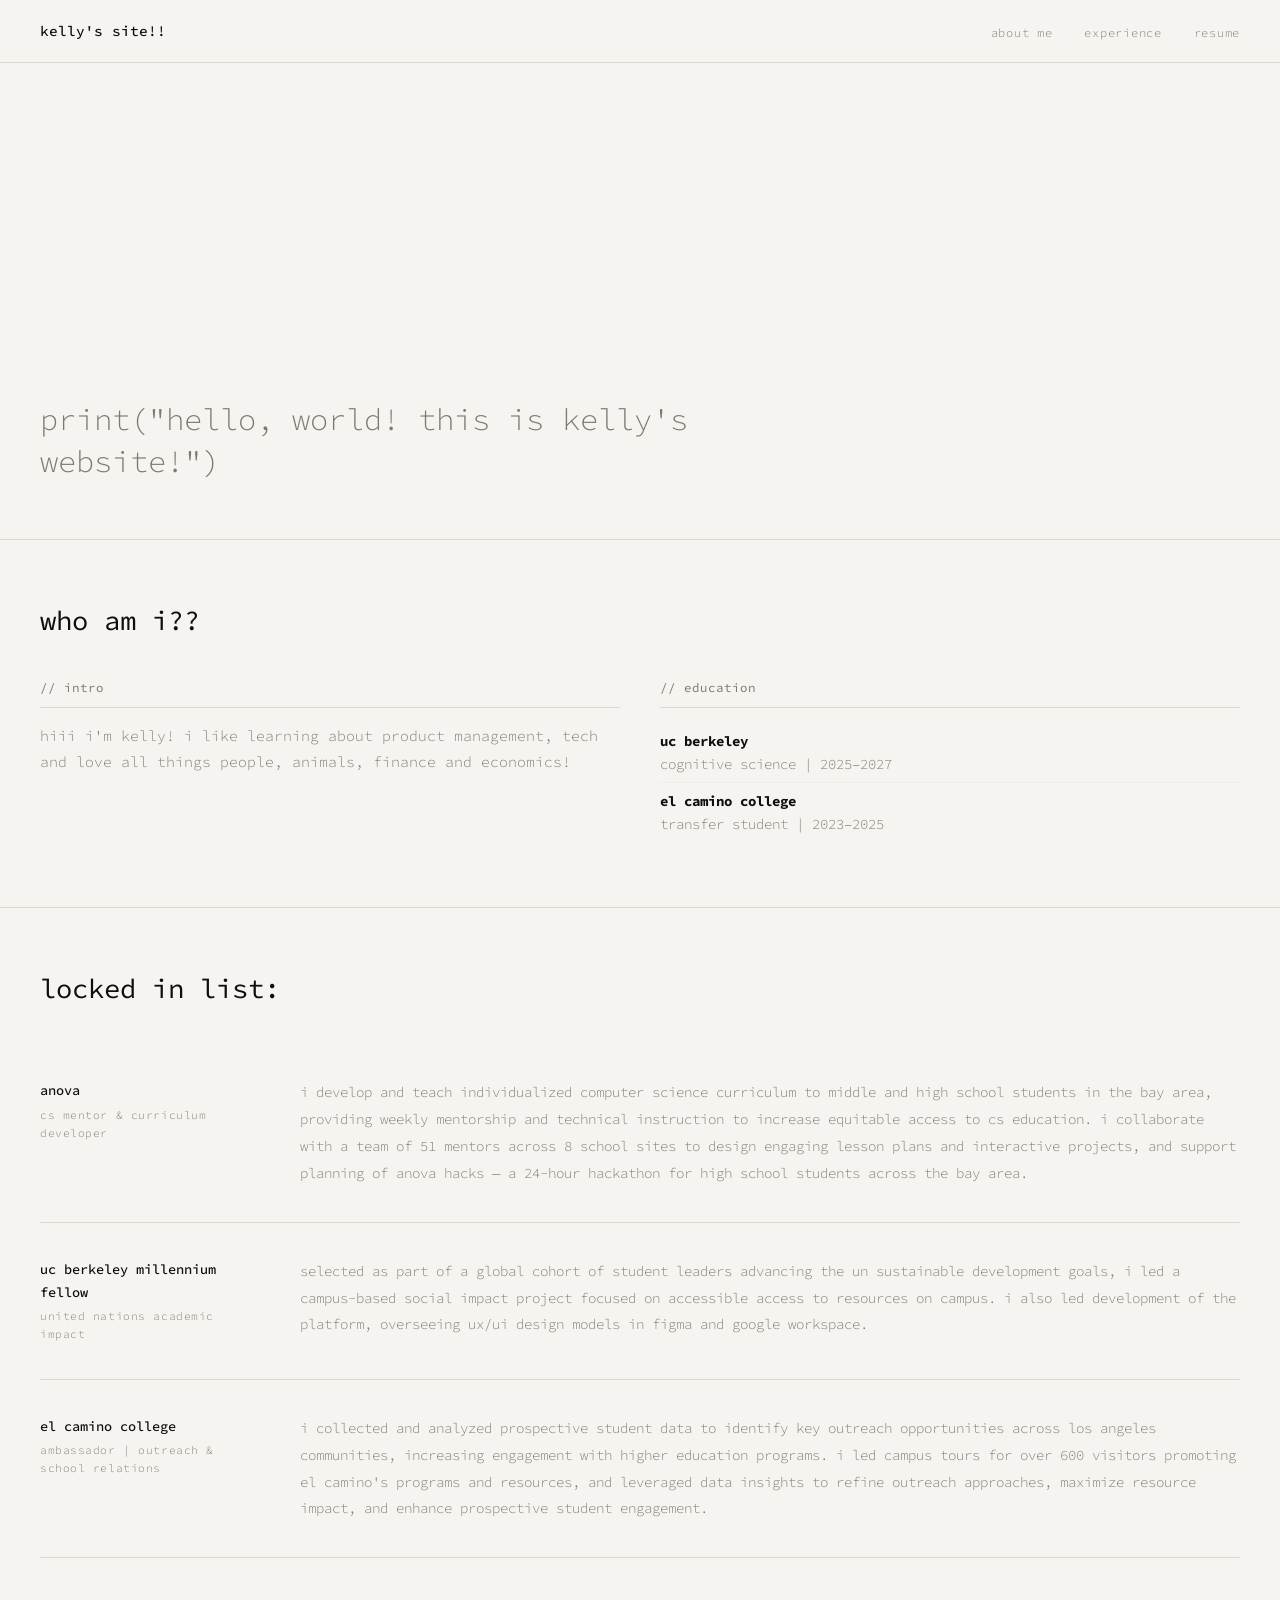
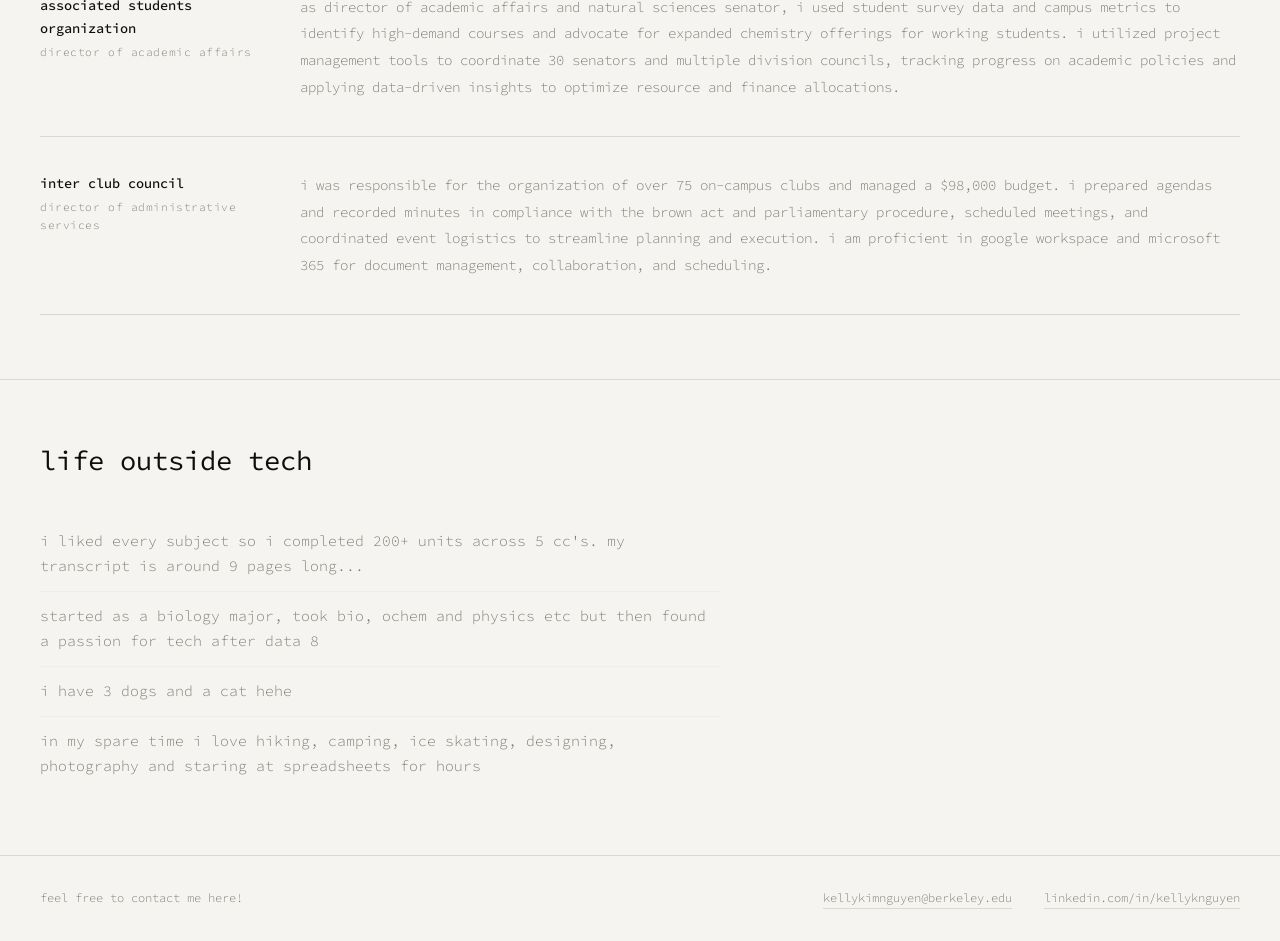
<file: index (1).html>
<!DOCTYPE html>
<html lang="en">
<head>
  <meta charset="UTF-8" />
  <meta name="viewport" content="width=device-width, initial-scale=1.0"/>
  <title>kelly's site!!</title>
  <link href="https://fonts.googleapis.com/css2?family=Source+Code+Pro:wght@300;400;500&display=swap" rel="stylesheet"/>
  <style>
    *, *::before, *::after { box-sizing: border-box; margin: 0; padding: 0; }
    :root {
      --black: #0e0e0e;
      --white: #f5f4f0;
      --mid: #7a7a72;
      --border: #d8d7d2;
      --mono: 'Source Code Pro', monospace;
    }
    html { scroll-behavior: smooth; }
    body {
      background: var(--white);
      color: var(--black);
      font-family: var(--mono);
      font-weight: 300;
      line-height: 1.7;
      overflow-x: hidden;
    }

    /* NAV */
    nav {
      position: fixed;
      top: 0; left: 0; right: 0;
      z-index: 100;
      display: flex;
      align-items: center;
      justify-content: space-between;
      padding: 1.1rem 2.5rem;
      background: var(--white);
      border-bottom: 1px solid var(--border);
    }
    .nav-logo {
      font-weight: 500;
      font-size: 0.9rem;
      color: var(--black);
      text-decoration: none;
    }
    .nav-links {
      display: flex;
      gap: 2rem;
      list-style: none;
      align-items: center;
    }
    .nav-links > li > a {
      font-size: 0.75rem;
      letter-spacing: 0.06em;
      color: var(--mid);
      text-decoration: none;
      transition: color 0.2s;
    }
    .nav-links > li > a:hover { color: var(--black); }

    /* DESKTOP DROPDOWN */
    .dropdown { position: relative; }
    .dropdown-menu {
      display: none;
      position: absolute;
      top: 100%;
      left: 50%;
      transform: translateX(-50%);
      background: var(--white);
      border: 1px solid var(--border);
      min-width: 210px;
      list-style: none;
      padding: 0.4rem 0;
    }
    .dropdown-menu::before {
      content: '';
      position: absolute;
      top: -12px; left: 0; right: 0;
      height: 12px;
    }
    .dropdown:hover .dropdown-menu,
    .dropdown-menu:hover { display: block; }
    .dropdown-menu li a {
      display: block;
      padding: 0.4rem 1.1rem;
      font-size: 0.7rem;
      letter-spacing: 0.05em;
      color: var(--mid);
      text-decoration: none;
      transition: color 0.2s, background 0.2s;
    }
    .dropdown-menu li a:hover { color: var(--black); background: #eeede9; }

    /* HAMBURGER */
    .hamburger {
      display: none;
      flex-direction: column;
      gap: 5px;
      cursor: pointer;
      background: none;
      border: none;
      padding: 4px;
      z-index: 101;
    }
    .hamburger span {
      display: block;
      width: 22px;
      height: 1px;
      background: var(--black);
      transition: all 0.3s;
    }

    /* MOBILE MENU */
    .mobile-menu {
      display: none;
      position: fixed;
      top: 0; left: 0; right: 0; bottom: 0;
      background: var(--white);
      z-index: 99;
      flex-direction: column;
      justify-content: center;
      align-items: center;
      gap: 1.6rem;
      padding: 2rem;
    }
    .mobile-menu.open { display: flex; }
    .mobile-menu a {
      color: var(--mid);
      text-decoration: none;
      font-size: 0.88rem;
      letter-spacing: 0.08em;
      transition: color 0.2s;
      padding: 0.2rem 0;
    }
    .mobile-menu a:hover { color: var(--black); }
    .mobile-divider {
      width: 30px;
      height: 1px;
      background: var(--border);
    }
    .mobile-close {
      position: absolute;
      top: 1.2rem; right: 1.5rem;
      background: none;
      border: none;
      font-size: 1.2rem;
      cursor: pointer;
      color: var(--mid);
      font-family: var(--mono);
      z-index: 102;
    }

    /* HERO — reduced height */
    .hero {
      min-height: 60vh;
      display: flex;
      flex-direction: column;
      justify-content: flex-end;
      padding: 5rem 2.5rem 3.5rem;
      border-bottom: 1px solid var(--border);
    }
    .hero h1 {
      font-weight: 300;
      font-size: clamp(1rem, 2.5vw, 1.9rem);
      line-height: 1.4;
      color: var(--mid);
      max-width: 680px;
    }

    /* SECTIONS */
    section {
      padding: 4rem 2.5rem;
      border-bottom: 1px solid var(--border);
    }
    .section-title {
      font-weight: 400;
      font-size: clamp(1.2rem, 2.5vw, 1.7rem);
      line-height: 1.2;
      margin-bottom: 2.5rem;
      color: var(--black);
    }

    /* ABOUT GRID */
    .about-grid {
      display: grid;
      grid-template-columns: 1fr 1fr;
      gap: 2.5rem;
    }
    .about-card h3 {
      font-weight: 400;
      font-size: 0.78rem;
      letter-spacing: 0.08em;
      margin-bottom: 0.9rem;
      padding-bottom: 0.6rem;
      border-bottom: 1px solid var(--border);
      color: var(--mid);
    }
    .about-card ul { list-style: none; padding: 0; }
    .about-card ul li {
      font-size: 0.88rem;
      color: var(--mid);
      padding: 0.45rem 0;
      border-bottom: 1px solid #eeede9;
      line-height: 1.6;
    }
    .about-card ul li:last-child { border-bottom: none; }
    .about-card p {
      font-size: 0.92rem;
      color: var(--mid);
      line-height: 1.8;
    }

    /* EXPERIENCE */
    .exp-list { display: flex; flex-direction: column; }
    .exp-item {
      display: grid;
      grid-template-columns: 220px 1fr;
      gap: 2.5rem;
      padding: 2.2rem 0;
      border-bottom: 1px solid var(--border);
      opacity: 0;
      transform: translateY(16px);
      transition: opacity 0.6s ease, transform 0.6s ease;
    }
    .exp-item.visible { opacity: 1; transform: translateY(0); }
    .exp-org {
      font-weight: 500;
      font-size: 0.85rem;
      margin-bottom: 0.25rem;
      color: var(--black);
    }
    .exp-role {
      font-size: 0.7rem;
      letter-spacing: 0.05em;
      color: var(--mid);
      line-height: 1.6;
    }
    .exp-right p {
      font-size: 0.88rem;
      color: var(--mid);
      line-height: 1.9;
    }

    /* FUN FACTS */
    .funfacts-list { list-style: none; padding: 0; max-width: 680px; }
    .funfacts-list li {
      font-size: 0.92rem;
      color: var(--mid);
      padding: 0.75rem 0;
      border-bottom: 1px solid #eeede9;
      line-height: 1.7;
    }
    .funfacts-list li:last-child { border-bottom: none; }

    /* FOOTER */
    footer {
      padding: 2rem 2.5rem;
      display: flex;
      justify-content: space-between;
      align-items: center;
      flex-wrap: wrap;
      gap: 1rem;
    }
    footer p { font-size: 0.75rem; color: var(--mid); }
    footer a {
      font-size: 0.75rem;
      color: var(--mid);
      text-decoration: none;
      border-bottom: 1px solid var(--border);
      transition: color 0.2s;
    }
    footer a:hover { color: var(--black); }

    /* FADE IN */
    .fade-in {
      opacity: 0;
      transform: translateY(16px);
      transition: opacity 0.6s ease, transform 0.6s ease;
    }
    .fade-in.visible { opacity: 1; transform: translateY(0); }

    /* MOBILE */
    @media (max-width: 768px) {
      nav { padding: 1rem 1.4rem; }
      .nav-links { display: none; }
      .hamburger { display: flex; }
      .hero { min-height: 50vh; padding: 4.5rem 1.4rem 3rem; }
      .hero h1 { font-size: clamp(0.88rem, 4vw, 1.2rem); }
      section { padding: 3rem 1.4rem; }
      .about-grid { grid-template-columns: 1fr; gap: 1.8rem; }
      .exp-item { grid-template-columns: 1fr; gap: 0.6rem; padding: 1.8rem 0; }
      footer { padding: 1.8rem 1.4rem; flex-direction: column; align-items: flex-start; }
    }
  </style>
</head>
<body>

  <nav>
    <a class="nav-logo" href="#">kelly's site!!</a>
    <ul class="nav-links">
      <li class="dropdown">
        <a href="#about">about me</a>
        <ul class="dropdown-menu">
          <li><a href="#education">education</a></li>
          <li><a href="#funfacts">life outside tech</a></li>
        </ul>
      </li>
      <li class="dropdown">
        <a href="#experience">experience</a>
        <ul class="dropdown-menu">
          <li><a href="#anova">anova</a></li>
          <li><a href="#fellow">united nations</a></li>
          <li><a href="#aso">outreach &amp; school relations</a></li>
          <li><a href="#asodir">associated students organization</a></li>
          <li><a href="#icc">inter club council</a></li>
        </ul>
      </li>
      <li><a href="Nguyen_Kelly.pdf" target="_blank">resume</a></li>
    </ul>
    <button class="hamburger" id="hamburger" aria-label="open menu">
      <span></span><span></span><span></span>
    </button>
  </nav>

  <!-- MOBILE MENU — flat list, no dropdowns -->
  <div class="mobile-menu" id="mobileMenu">
    <button class="mobile-close" id="mobileClose">x</button>
    <a href="#about" id="m-about">about me</a>
    <a href="#experience" id="m-exp">experience</a>
    <a href="Nguyen_Kelly.pdf" target="_blank">resume</a>
  </div>

  <section class="hero" id="home">
    <h1>print("hello, world! this is kelly's website!")</h1>
  </section>

  <section id="about">
    <h2 class="section-title fade-in">who am i??</h2>
    <div class="about-grid">
      <div class="about-card fade-in" id="interests">
        <h3>// intro</h3>
        <p>hiii i'm kelly! i like learning about product management, tech and love all things people, animals, finance and economics!</p>
      </div>
      <div class="about-card fade-in" id="education">
        <h3>// education</h3>
        <ul>
          <li><strong style="color:var(--black)">uc berkeley</strong><br>cognitive science | 2025–2027</li>
          <li><strong style="color:var(--black)">el camino college</strong><br>transfer student | 2023–2025</li>
        </ul>
      </div>
    </div>
  </section>

  <section id="experience">
    <h2 class="section-title fade-in">locked in list:</h2>
    <div class="exp-list">

      <div class="exp-item" id="anova">
        <div class="exp-left">
          <p class="exp-org">anova</p>
          <p class="exp-role">cs mentor &amp; curriculum developer</p>
        </div>
        <div class="exp-right">
          <p>i develop and teach individualized computer science curriculum to middle and high school students in the bay area, providing weekly mentorship and technical instruction to increase equitable access to cs education. i collaborate with a team of 51 mentors across 8 school sites to design engaging lesson plans and interactive projects, and support planning of anova hacks — a 24-hour hackathon for high school students across the bay area.</p>
        </div>
      </div>

      <div class="exp-item" id="fellow">
        <div class="exp-left">
          <p class="exp-org">uc berkeley millennium fellow</p>
          <p class="exp-role">united nations academic impact</p>
        </div>
        <div class="exp-right">
          <p>selected as part of a global cohort of student leaders advancing the un sustainable development goals, i led a campus-based social impact project focused on accessible access to resources on campus. i also led development of the platform, overseeing ux/ui design models in figma and google workspace.</p>
        </div>
      </div>

      <div class="exp-item" id="aso">
        <div class="exp-left">
          <p class="exp-org">el camino college</p>
          <p class="exp-role">ambassador | outreach &amp; school relations</p>
        </div>
        <div class="exp-right">
          <p>i collected and analyzed prospective student data to identify key outreach opportunities across los angeles communities, increasing engagement with higher education programs. i led campus tours for over 600 visitors promoting el camino's programs and resources, and leveraged data insights to refine outreach approaches, maximize resource impact, and enhance prospective student engagement.</p>
        </div>
      </div>

      <div class="exp-item" id="asodir">
        <div class="exp-left">
          <p class="exp-org">associated students organization</p>
          <p class="exp-role">director of academic affairs</p>
        </div>
        <div class="exp-right">
          <p>as director of academic affairs and natural sciences senator, i used student survey data and campus metrics to identify high-demand courses and advocate for expanded chemistry offerings for working students. i utilized project management tools to coordinate 30 senators and multiple division councils, tracking progress on academic policies and applying data-driven insights to optimize resource and finance allocations.</p>
        </div>
      </div>

      <div class="exp-item" id="icc">
        <div class="exp-left">
          <p class="exp-org">inter club council</p>
          <p class="exp-role">director of administrative services</p>
        </div>
        <div class="exp-right">
          <p>i was responsible for the organization of over 75 on-campus clubs and managed a $98,000 budget. i prepared agendas and recorded minutes in compliance with the brown act and parliamentary procedure, scheduled meetings, and coordinated event logistics to streamline planning and execution. i am proficient in google workspace and microsoft 365 for document management, collaboration, and scheduling.</p>
        </div>
      </div>

    </div>
  </section>

  <section id="funfacts">
    <h2 class="section-title fade-in">life outside tech</h2>
    <ul class="funfacts-list fade-in">
      <li>i liked every subject so i completed 200+ units across 5 cc's. my transcript is around 9 pages long...</li>
      <li>started as a biology major, took bio, ochem and physics etc but then found a passion for tech after data 8</li>
      <li>i have 3 dogs and a cat hehe</li>
      <li>in my spare time i love hiking, camping, ice skating, designing, photography and staring at spreadsheets for hours</li>
    </ul>
  </section>

  <footer>
    <p>feel free to contact me here!</p>
    <div style="display:flex; gap:2rem; flex-wrap:wrap;">
      <a href="mailto:kellykimnguyen@berkeley.edu">kellykimnguyen@berkeley.edu</a>
      <a href="https://www.linkedin.com/in/kellyknguyen" target="_blank">linkedin.com/in/kellyknguyen</a>
    </div>
  </footer>

  <script>
    const observer = new IntersectionObserver((entries) => {
      entries.forEach(e => { if (e.isIntersecting) e.target.classList.add('visible'); });
    }, { threshold: 0.08 });
    document.querySelectorAll('.fade-in, .exp-item').forEach(el => observer.observe(el));

    const hamburger = document.getElementById('hamburger');
    const mobileMenu = document.getElementById('mobileMenu');
    const mobileClose = document.getElementById('mobileClose');

    hamburger.addEventListener('click', () => mobileMenu.classList.add('open'));
    mobileClose.addEventListener('click', () => mobileMenu.classList.remove('open'));
    mobileMenu.querySelectorAll('a').forEach(a => {
      a.addEventListener('click', () => mobileMenu.classList.remove('open'));
    });
  </script>
</body>
</html>
</file>
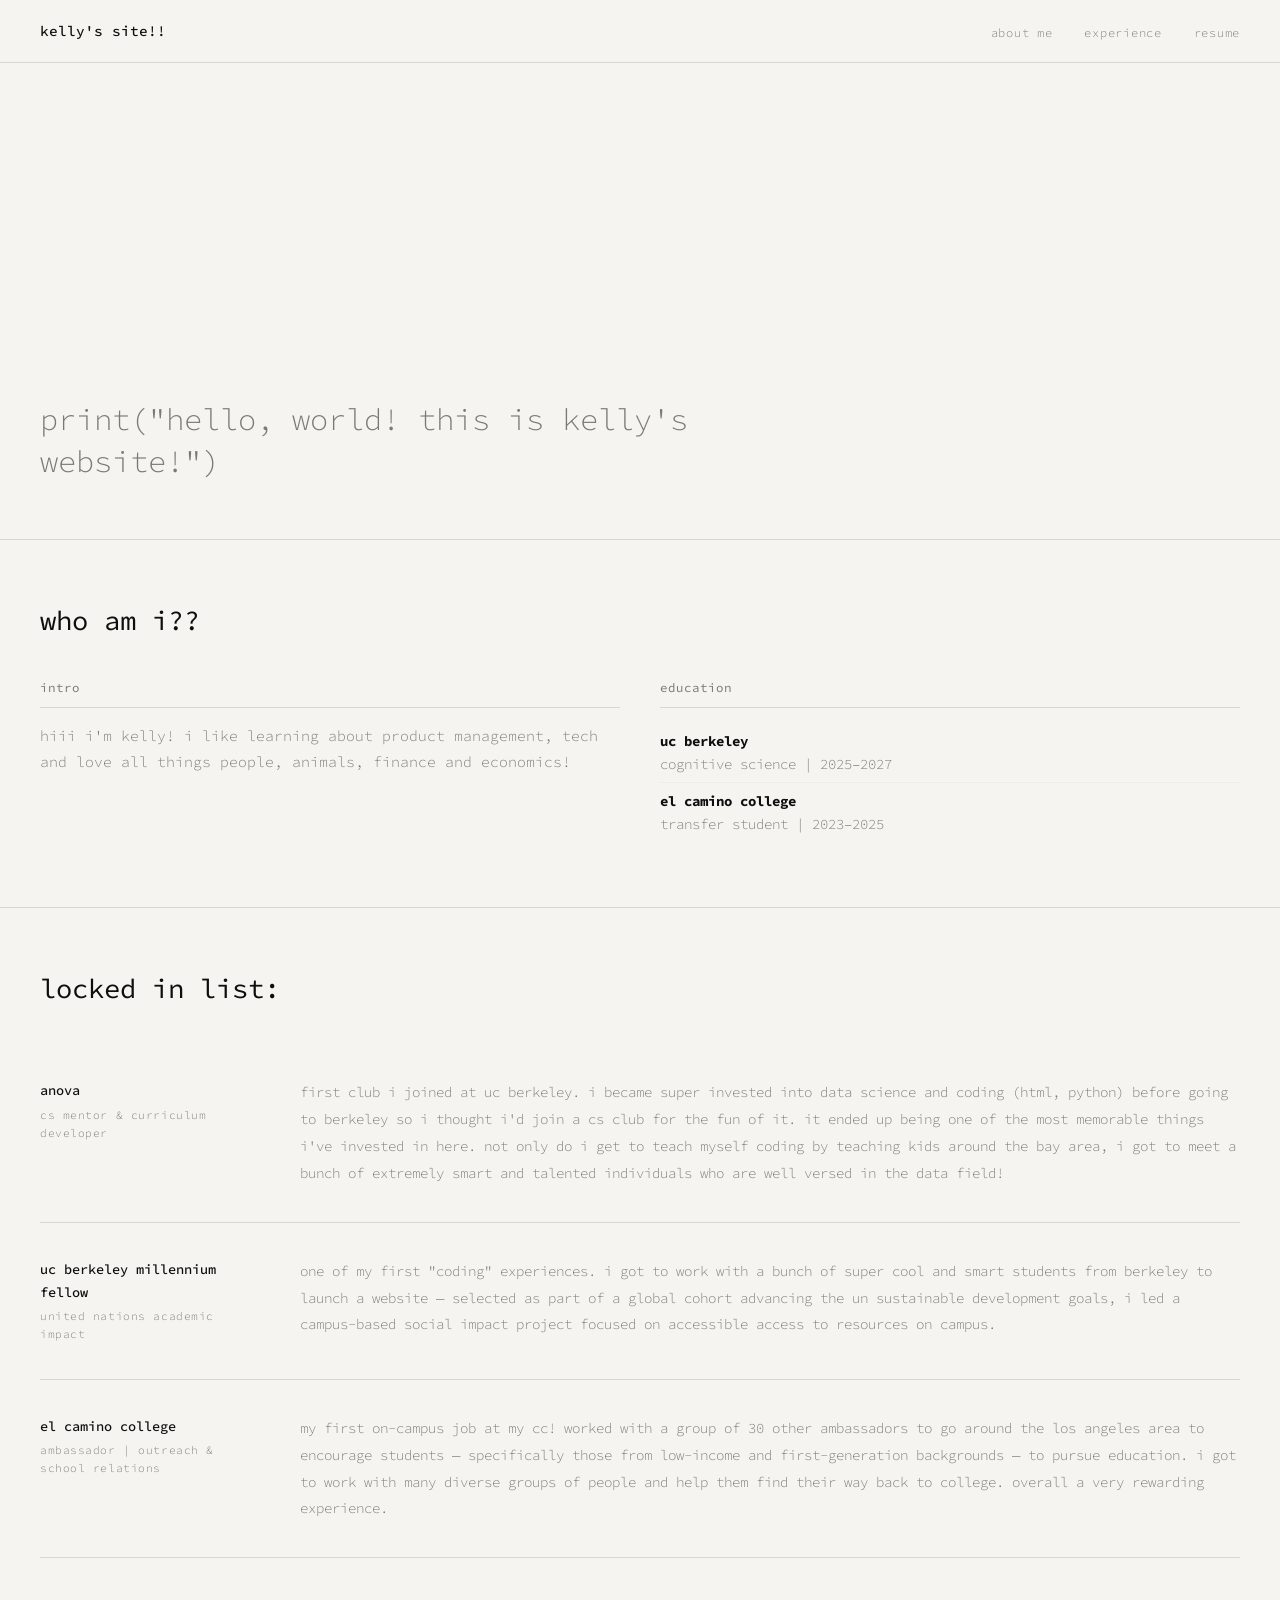
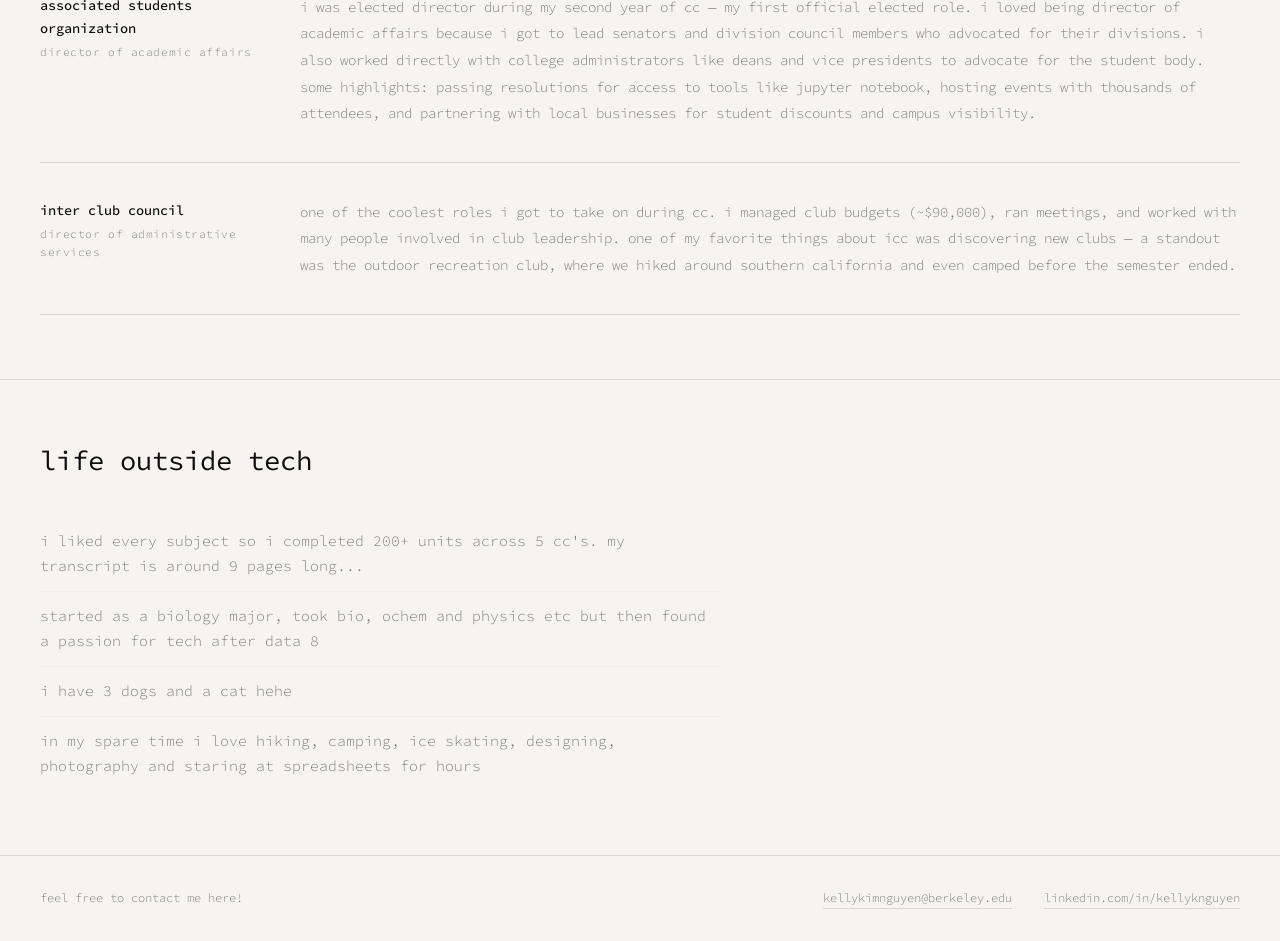
<file: index (3).html>
<!DOCTYPE html>
<html lang="en">
<head>
  <meta charset="UTF-8" />
  <meta name="viewport" content="width=device-width, initial-scale=1.0"/>
  <title>kelly's site!!</title>
  <link href="https://fonts.googleapis.com/css2?family=Source+Code+Pro:wght@300;400;500&display=swap" rel="stylesheet"/>
  <style>
    *, *::before, *::after { box-sizing: border-box; margin: 0; padding: 0; }
    :root {
      --black: #0e0e0e;
      --white: #f5f4f0;
      --mid: #7a7a72;
      --border: #d8d7d2;
      --mono: 'Source Code Pro', monospace;
    }
    html { scroll-behavior: smooth; }
    body {
      background: var(--white);
      color: var(--black);
      font-family: var(--mono);
      font-weight: 300;
      line-height: 1.7;
      overflow-x: hidden;
    }
    nav {
      position: fixed;
      top: 0; left: 0; right: 0;
      z-index: 100;
      display: flex;
      align-items: center;
      justify-content: space-between;
      padding: 1.1rem 2.5rem;
      background: var(--white);
      border-bottom: 1px solid var(--border);
    }
    .nav-logo {
      font-weight: 500;
      font-size: 0.9rem;
      color: var(--black);
      text-decoration: none;
    }
    .nav-links {
      display: flex;
      gap: 2rem;
      list-style: none;
      align-items: center;
    }
    .nav-links > li > a {
      font-size: 0.75rem;
      letter-spacing: 0.06em;
      color: var(--mid);
      text-decoration: none;
      transition: color 0.2s;
    }
    .nav-links > li > a:hover { color: var(--black); }
    .dropdown { position: relative; }
    .dropdown-menu {
      display: none;
      position: absolute;
      top: 100%;
      left: 50%;
      transform: translateX(-50%);
      background: var(--white);
      border: 1px solid var(--border);
      min-width: 210px;
      list-style: none;
      padding: 0.4rem 0;
    }
    .dropdown-menu::before {
      content: '';
      position: absolute;
      top: -12px; left: 0; right: 0;
      height: 12px;
    }
    .dropdown:hover .dropdown-menu,
    .dropdown-menu:hover { display: block; }
    .dropdown-menu li a {
      display: block;
      padding: 0.4rem 1.1rem;
      font-size: 0.7rem;
      letter-spacing: 0.05em;
      color: var(--mid);
      text-decoration: none;
      transition: color 0.2s, background 0.2s;
    }
    .dropdown-menu li a:hover { color: var(--black); background: #eeede9; }
    .hamburger {
      display: none;
      flex-direction: column;
      gap: 5px;
      cursor: pointer;
      background: none;
      border: none;
      padding: 4px;
      z-index: 101;
    }
    .hamburger span {
      display: block;
      width: 22px;
      height: 1px;
      background: var(--black);
    }
    .mobile-menu {
      display: none;
      position: fixed;
      top: 0; left: 0; right: 0; bottom: 0;
      background: var(--white);
      z-index: 99;
      flex-direction: column;
      justify-content: center;
      align-items: center;
      gap: 1.6rem;
      padding: 2rem;
    }
    .mobile-menu.open { display: flex; }
    .mobile-menu a {
      color: var(--mid);
      text-decoration: none;
      font-size: 0.88rem;
      letter-spacing: 0.08em;
      transition: color 0.2s;
      padding: 0.2rem 0;
    }
    .mobile-menu a:hover { color: var(--black); }
    .mobile-close {
      position: absolute;
      top: 1.2rem; right: 1.5rem;
      background: none;
      border: none;
      font-size: 1.2rem;
      cursor: pointer;
      color: var(--mid);
      font-family: var(--mono);
      z-index: 102;
    }
    .hero {
      min-height: 60vh;
      display: flex;
      flex-direction: column;
      justify-content: flex-end;
      padding: 5rem 2.5rem 3.5rem;
      border-bottom: 1px solid var(--border);
    }
    .hero h1 {
      font-weight: 300;
      font-size: clamp(1rem, 2.5vw, 1.9rem);
      line-height: 1.4;
      color: var(--mid);
      max-width: 680px;
    }
    section {
      padding: 4rem 2.5rem;
      border-bottom: 1px solid var(--border);
    }
    .section-title {
      font-weight: 400;
      font-size: clamp(1.2rem, 2.5vw, 1.7rem);
      line-height: 1.2;
      margin-bottom: 2.5rem;
      color: var(--black);
    }
    .about-grid {
      display: grid;
      grid-template-columns: 1fr 1fr;
      gap: 2.5rem;
    }
    .about-card h3 {
      font-weight: 400;
      font-size: 0.78rem;
      letter-spacing: 0.08em;
      margin-bottom: 0.9rem;
      padding-bottom: 0.6rem;
      border-bottom: 1px solid var(--border);
      color: var(--mid);
    }
    .about-card ul { list-style: none; padding: 0; }
    .about-card ul li {
      font-size: 0.88rem;
      color: var(--mid);
      padding: 0.45rem 0;
      border-bottom: 1px solid #eeede9;
      line-height: 1.6;
    }
    .about-card ul li:last-child { border-bottom: none; }
    .about-card p {
      font-size: 0.92rem;
      color: var(--mid);
      line-height: 1.8;
    }
    .exp-list { display: flex; flex-direction: column; }
    .exp-item {
      display: grid;
      grid-template-columns: 220px 1fr;
      gap: 2.5rem;
      padding: 2.2rem 0;
      border-bottom: 1px solid var(--border);
      opacity: 0;
      transform: translateY(16px);
      transition: opacity 0.6s ease, transform 0.6s ease;
    }
    .exp-item.visible { opacity: 1; transform: translateY(0); }
    .exp-org {
      font-weight: 500;
      font-size: 0.85rem;
      margin-bottom: 0.25rem;
      color: var(--black);
    }
    .exp-role {
      font-size: 0.7rem;
      letter-spacing: 0.05em;
      color: var(--mid);
      line-height: 1.6;
    }
    .exp-right p {
      font-size: 0.88rem;
      color: var(--mid);
      line-height: 1.9;
    }
    .funfacts-list { list-style: none; padding: 0; max-width: 680px; }
    .funfacts-list li {
      font-size: 0.92rem;
      color: var(--mid);
      padding: 0.75rem 0;
      border-bottom: 1px solid #eeede9;
      line-height: 1.7;
    }
    .funfacts-list li:last-child { border-bottom: none; }
    footer {
      padding: 2rem 2.5rem;
      display: flex;
      justify-content: space-between;
      align-items: center;
      flex-wrap: wrap;
      gap: 1rem;
    }
    footer p { font-size: 0.75rem; color: var(--mid); }
    footer a {
      font-size: 0.75rem;
      color: var(--mid);
      text-decoration: none;
      border-bottom: 1px solid var(--border);
      transition: color 0.2s;
    }
    footer a:hover { color: var(--black); }
    .fade-in {
      opacity: 0;
      transform: translateY(16px);
      transition: opacity 0.6s ease, transform 0.6s ease;
    }
    .fade-in.visible { opacity: 1; transform: translateY(0); }
    @media (max-width: 768px) {
      nav { padding: 1rem 1.4rem; }
      .nav-links { display: none; }
      .hamburger { display: flex; }
      .hero { min-height: 50vh; padding: 4.5rem 1.4rem 3rem; }
      .hero h1 { font-size: clamp(0.88rem, 4vw, 1.2rem); }
      section { padding: 3rem 1.4rem; }
      .about-grid { grid-template-columns: 1fr; gap: 1.8rem; }
      .exp-item { grid-template-columns: 1fr; gap: 0.6rem; padding: 1.8rem 0; }
      footer { padding: 1.8rem 1.4rem; flex-direction: column; align-items: flex-start; }
    }
  </style>
</head>
<body>

  <nav>
    <a class="nav-logo" href="#">kelly's site!!</a>
    <ul class="nav-links">
      <li class="dropdown">
        <a href="#about">about me</a>
        <ul class="dropdown-menu">
          <li><a href="#education">education</a></li>
          <li><a href="#funfacts">life outside tech</a></li>
        </ul>
      </li>
      <li class="dropdown">
        <a href="#experience">experience</a>
        <ul class="dropdown-menu">
          <li><a href="#anova">anova</a></li>
          <li><a href="#fellow">united nations</a></li>
          <li><a href="#aso">outreach &amp; school relations</a></li>
          <li><a href="#asodir">associated students organization</a></li>
          <li><a href="#icc">inter club council</a></li>
        </ul>
      </li>
      <li><a href="Nguyen_Kelly.pdf" target="_blank">resume</a></li>
    </ul>
    <button class="hamburger" id="hamburger" aria-label="open menu">
      <span></span><span></span><span></span>
    </button>
  </nav>

  <div class="mobile-menu" id="mobileMenu">
    <button class="mobile-close" id="mobileClose">x</button>
    <a href="#about">about me</a>
    <a href="#experience">experience</a>
    <a href="Nguyen_Kelly.pdf" target="_blank">resume</a>
  </div>

  <section class="hero" id="home">
    <h1>print("hello, world! this is kelly's website!")</h1>
  </section>

  <section id="about">
    <h2 class="section-title fade-in">who am i??</h2>
    <div class="about-grid">
      <div class="about-card fade-in" id="interests">
        <h3>intro</h3>
        <p>hiii i'm kelly! i like learning about product management, tech and love all things people, animals, finance and economics!</p>
      </div>
      <div class="about-card fade-in" id="education">
        <h3>education</h3>
        <ul>
          <li><strong style="color:var(--black)">uc berkeley</strong><br>cognitive science | 2025–2027</li>
          <li><strong style="color:var(--black)">el camino college</strong><br>transfer student | 2023–2025</li>
        </ul>
      </div>
    </div>
  </section>

  <section id="experience">
    <h2 class="section-title fade-in">locked in list:</h2>
    <div class="exp-list">

      <div class="exp-item" id="anova">
        <div class="exp-left">
          <p class="exp-org">anova</p>
          <p class="exp-role">cs mentor &amp; curriculum developer</p>
        </div>
        <div class="exp-right">
          <p>first club i joined at uc berkeley. i became super invested into data science and coding (html, python) before going to berkeley so i thought i'd join a cs club for the fun of it. it ended up being one of the most memorable things i've invested in here. not only do i get to teach myself coding by teaching kids around the bay area, i got to meet a bunch of extremely smart and talented individuals who are well versed in the data field!</p>
        </div>
      </div>

      <div class="exp-item" id="fellow">
        <div class="exp-left">
          <p class="exp-org">uc berkeley millennium fellow</p>
          <p class="exp-role">united nations academic impact</p>
        </div>
        <div class="exp-right">
          <p>one of my first "coding" experiences. i got to work with a bunch of super cool and smart students from berkeley to launch a website — selected as part of a global cohort advancing the un sustainable development goals, i led a campus-based social impact project focused on accessible access to resources on campus.</p>
        </div>
      </div>

      <div class="exp-item" id="aso">
        <div class="exp-left">
          <p class="exp-org">el camino college</p>
          <p class="exp-role">ambassador | outreach &amp; school relations</p>
        </div>
        <div class="exp-right">
          <p>my first on-campus job at my cc! worked with a group of 30 other ambassadors to go around the los angeles area to encourage students — specifically those from low-income and first-generation backgrounds — to pursue education. i got to work with many diverse groups of people and help them find their way back to college. overall a very rewarding experience.</p>
        </div>
      </div>

      <div class="exp-item" id="asodir">
        <div class="exp-left">
          <p class="exp-org">associated students organization</p>
          <p class="exp-role">director of academic affairs</p>
        </div>
        <div class="exp-right">
          <p>i was elected director during my second year of cc — my first official elected role. i loved being director of academic affairs because i got to lead senators and division council members who advocated for their divisions. i also worked directly with college administrators like deans and vice presidents to advocate for the student body. some highlights: passing resolutions for access to tools like jupyter notebook, hosting events with thousands of attendees, and partnering with local businesses for student discounts and campus visibility.</p>
        </div>
      </div>

      <div class="exp-item" id="icc">
        <div class="exp-left">
          <p class="exp-org">inter club council</p>
          <p class="exp-role">director of administrative services</p>
        </div>
        <div class="exp-right">
          <p>one of the coolest roles i got to take on during cc. i managed club budgets (~$90,000), ran meetings, and worked with many people involved in club leadership. one of my favorite things about icc was discovering new clubs — a standout was the outdoor recreation club, where we hiked around southern california and even camped before the semester ended.</p>
        </div>
      </div>

    </div>
  </section>

  <section id="funfacts">
    <h2 class="section-title fade-in">life outside tech</h2>
    <ul class="funfacts-list fade-in">
      <li>i liked every subject so i completed 200+ units across 5 cc's. my transcript is around 9 pages long...</li>
      <li>started as a biology major, took bio, ochem and physics etc but then found a passion for tech after data 8</li>
      <li>i have 3 dogs and a cat hehe</li>
      <li>in my spare time i love hiking, camping, ice skating, designing, photography and staring at spreadsheets for hours</li>
    </ul>
  </section>

  <footer>
    <p>feel free to contact me here!</p>
    <div style="display:flex; gap:2rem; flex-wrap:wrap;">
      <a href="mailto:kellykimnguyen@berkeley.edu">kellykimnguyen@berkeley.edu</a>
      <a href="https://www.linkedin.com/in/kellyknguyen" target="_blank">linkedin.com/in/kellyknguyen</a>
    </div>
  </footer>

  <script>
    const observer = new IntersectionObserver((entries) => {
      entries.forEach(e => { if (e.isIntersecting) e.target.classList.add('visible'); });
    }, { threshold: 0.08 });
    document.querySelectorAll('.fade-in, .exp-item').forEach(el => observer.observe(el));

    const hamburger = document.getElementById('hamburger');
    const mobileMenu = document.getElementById('mobileMenu');
    const mobileClose = document.getElementById('mobileClose');

    hamburger.addEventListener('click', () => mobileMenu.classList.add('open'));
    mobileClose.addEventListener('click', () => mobileMenu.classList.remove('open'));
    mobileMenu.querySelectorAll('a').forEach(a => {
      a.addEventListener('click', () => mobileMenu.classList.remove('open'));
    });
  </script>
</body>
</html>
</file>
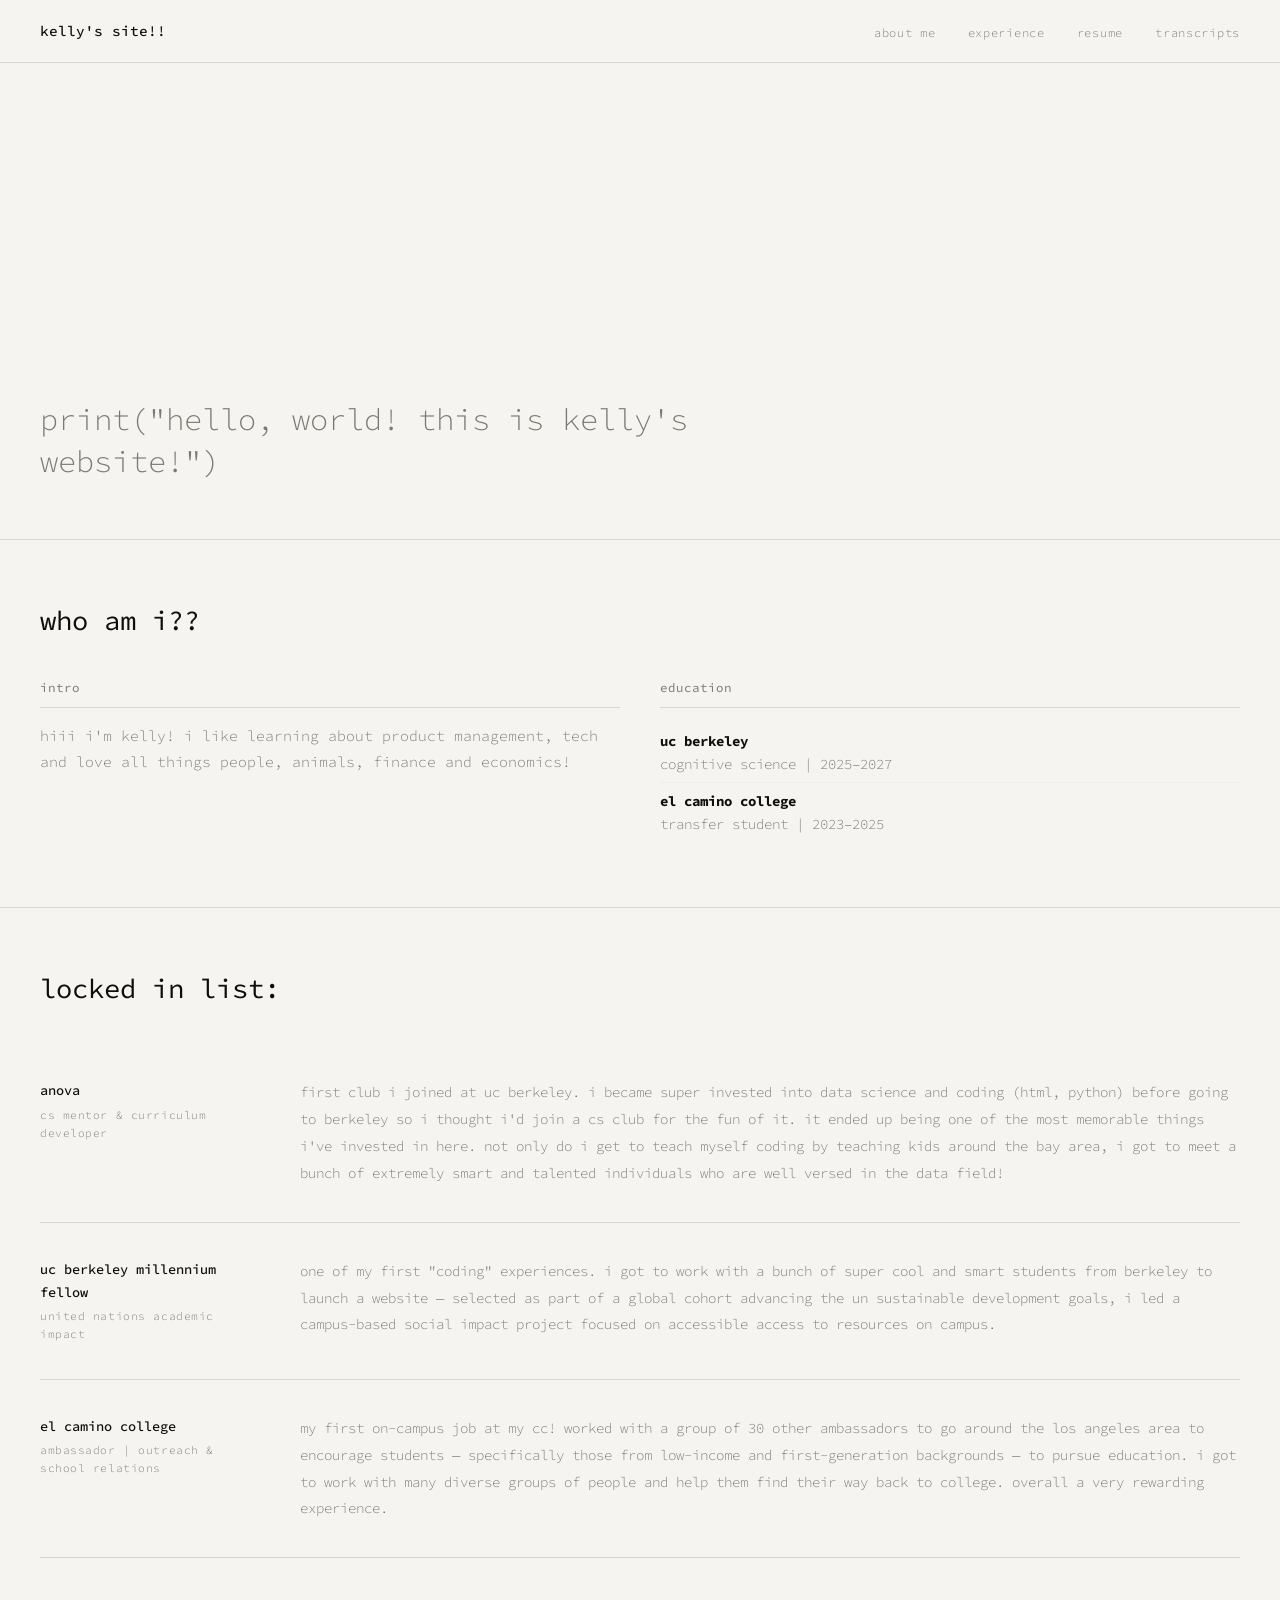
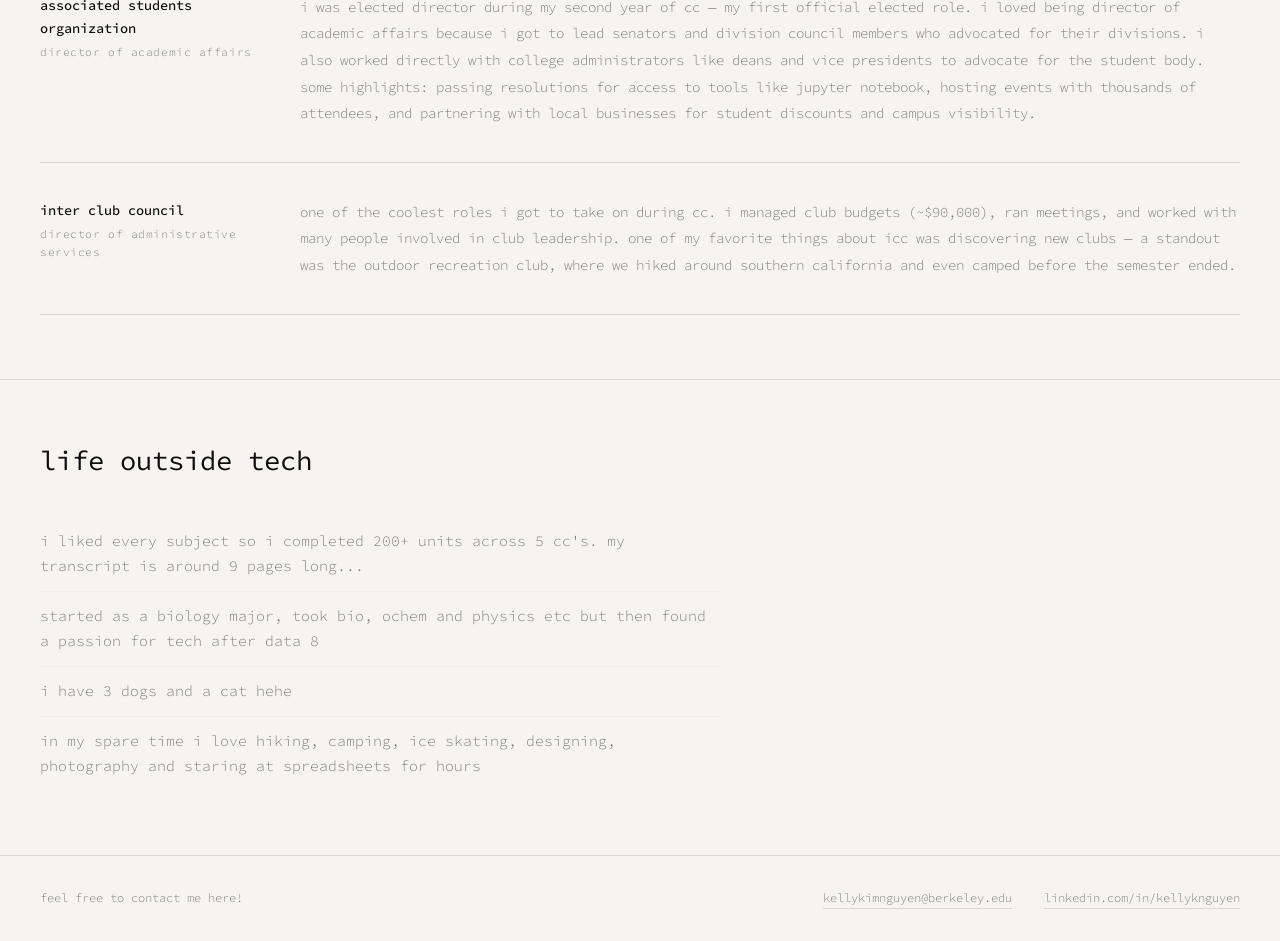
<file: index (4).html>
<!DOCTYPE html>
<html lang="en">
<head>
  <meta charset="UTF-8" />
  <meta name="viewport" content="width=device-width, initial-scale=1.0"/>
  <title>kelly's site!!</title>
  <link href="https://fonts.googleapis.com/css2?family=Source+Code+Pro:wght@300;400;500&display=swap" rel="stylesheet"/>
  <style>
    *, *::before, *::after { box-sizing: border-box; margin: 0; padding: 0; }
    :root {
      --black: #0e0e0e;
      --white: #f5f4f0;
      --mid: #7a7a72;
      --border: #d8d7d2;
      --mono: 'Source Code Pro', monospace;
    }
    html { scroll-behavior: smooth; }
    body {
      background: var(--white);
      color: var(--black);
      font-family: var(--mono);
      font-weight: 300;
      line-height: 1.7;
      overflow-x: hidden;
    }
    nav {
      position: fixed;
      top: 0; left: 0; right: 0;
      z-index: 100;
      display: flex;
      align-items: center;
      justify-content: space-between;
      padding: 1.1rem 2.5rem;
      background: var(--white);
      border-bottom: 1px solid var(--border);
    }
    .nav-logo {
      font-weight: 500;
      font-size: 0.9rem;
      color: var(--black);
      text-decoration: none;
    }
    .nav-links {
      display: flex;
      gap: 2rem;
      list-style: none;
      align-items: center;
    }
    .nav-links > li > a {
      font-size: 0.75rem;
      letter-spacing: 0.06em;
      color: var(--mid);
      text-decoration: none;
      transition: color 0.2s;
    }
    .nav-links > li > a:hover { color: var(--black); }
    .dropdown { position: relative; }
    .dropdown-menu {
      display: none;
      position: absolute;
      top: 100%;
      left: 50%;
      transform: translateX(-50%);
      background: var(--white);
      border: 1px solid var(--border);
      min-width: 210px;
      list-style: none;
      padding: 0.4rem 0;
    }
    .dropdown-menu::before {
      content: '';
      position: absolute;
      top: -12px; left: 0; right: 0;
      height: 12px;
    }
    .dropdown:hover .dropdown-menu,
    .dropdown-menu:hover { display: block; }
    .dropdown-menu li a {
      display: block;
      padding: 0.4rem 1.1rem;
      font-size: 0.7rem;
      letter-spacing: 0.05em;
      color: var(--mid);
      text-decoration: none;
      transition: color 0.2s, background 0.2s;
    }
    .dropdown-menu li a:hover { color: var(--black); background: #eeede9; }
    .hamburger {
      display: none;
      flex-direction: column;
      gap: 5px;
      cursor: pointer;
      background: none;
      border: none;
      padding: 4px;
      z-index: 101;
    }
    .hamburger span {
      display: block;
      width: 22px;
      height: 1px;
      background: var(--black);
    }
    .mobile-menu {
      display: none;
      position: fixed;
      top: 0; left: 0; right: 0; bottom: 0;
      background: var(--white);
      z-index: 99;
      flex-direction: column;
      justify-content: center;
      align-items: center;
      gap: 1.6rem;
      padding: 2rem;
    }
    .mobile-menu.open { display: flex; }
    .mobile-menu a {
      color: var(--mid);
      text-decoration: none;
      font-size: 0.88rem;
      letter-spacing: 0.08em;
      transition: color 0.2s;
      padding: 0.2rem 0;
    }
    .mobile-menu a:hover { color: var(--black); }
    .mobile-close {
      position: absolute;
      top: 1.2rem; right: 1.5rem;
      background: none;
      border: none;
      font-size: 1.2rem;
      cursor: pointer;
      color: var(--mid);
      font-family: var(--mono);
      z-index: 102;
    }
    .hero {
      min-height: 60vh;
      display: flex;
      flex-direction: column;
      justify-content: flex-end;
      padding: 5rem 2.5rem 3.5rem;
      border-bottom: 1px solid var(--border);
    }
    .hero h1 {
      font-weight: 300;
      font-size: clamp(1rem, 2.5vw, 1.9rem);
      line-height: 1.4;
      color: var(--mid);
      max-width: 680px;
    }
    section {
      padding: 4rem 2.5rem;
      border-bottom: 1px solid var(--border);
    }
    .section-title {
      font-weight: 400;
      font-size: clamp(1.2rem, 2.5vw, 1.7rem);
      line-height: 1.2;
      margin-bottom: 2.5rem;
      color: var(--black);
    }
    .about-grid {
      display: grid;
      grid-template-columns: 1fr 1fr;
      gap: 2.5rem;
    }
    .about-card h3 {
      font-weight: 400;
      font-size: 0.78rem;
      letter-spacing: 0.08em;
      margin-bottom: 0.9rem;
      padding-bottom: 0.6rem;
      border-bottom: 1px solid var(--border);
      color: var(--mid);
    }
    .about-card ul { list-style: none; padding: 0; }
    .about-card ul li {
      font-size: 0.88rem;
      color: var(--mid);
      padding: 0.45rem 0;
      border-bottom: 1px solid #eeede9;
      line-height: 1.6;
    }
    .about-card ul li:last-child { border-bottom: none; }
    .about-card p {
      font-size: 0.92rem;
      color: var(--mid);
      line-height: 1.8;
    }
    .exp-list { display: flex; flex-direction: column; }
    .exp-item {
      display: grid;
      grid-template-columns: 220px 1fr;
      gap: 2.5rem;
      padding: 2.2rem 0;
      border-bottom: 1px solid var(--border);
      opacity: 0;
      transform: translateY(16px);
      transition: opacity 0.6s ease, transform 0.6s ease;
    }
    .exp-item.visible { opacity: 1; transform: translateY(0); }
    .exp-org {
      font-weight: 500;
      font-size: 0.85rem;
      margin-bottom: 0.25rem;
      color: var(--black);
    }
    .exp-role {
      font-size: 0.7rem;
      letter-spacing: 0.05em;
      color: var(--mid);
      line-height: 1.6;
    }
    .exp-right p {
      font-size: 0.88rem;
      color: var(--mid);
      line-height: 1.9;
    }
    .funfacts-list { list-style: none; padding: 0; max-width: 680px; }
    .funfacts-list li {
      font-size: 0.92rem;
      color: var(--mid);
      padding: 0.75rem 0;
      border-bottom: 1px solid #eeede9;
      line-height: 1.7;
    }
    .funfacts-list li:last-child { border-bottom: none; }
    footer {
      padding: 2rem 2.5rem;
      display: flex;
      justify-content: space-between;
      align-items: center;
      flex-wrap: wrap;
      gap: 1rem;
    }
    footer p { font-size: 0.75rem; color: var(--mid); }
    footer a {
      font-size: 0.75rem;
      color: var(--mid);
      text-decoration: none;
      border-bottom: 1px solid var(--border);
      transition: color 0.2s;
    }
    footer a:hover { color: var(--black); }
    .fade-in {
      opacity: 0;
      transform: translateY(16px);
      transition: opacity 0.6s ease, transform 0.6s ease;
    }
    .fade-in.visible { opacity: 1; transform: translateY(0); }
    @media (max-width: 768px) {
      nav { padding: 1rem 1.4rem; }
      .nav-links { display: none; }
      .hamburger { display: flex; }
      .hero { min-height: 50vh; padding: 4.5rem 1.4rem 3rem; }
      .hero h1 { font-size: clamp(0.88rem, 4vw, 1.2rem); }
      section { padding: 3rem 1.4rem; }
      .about-grid { grid-template-columns: 1fr; gap: 1.8rem; }
      .exp-item { grid-template-columns: 1fr; gap: 0.6rem; padding: 1.8rem 0; }
      footer { padding: 1.8rem 1.4rem; flex-direction: column; align-items: flex-start; }
    }
  </style>
</head>
<body>

  <nav>
    <a class="nav-logo" href="#">kelly's site!!</a>
    <ul class="nav-links">
      <li class="dropdown">
        <a href="#about">about me</a>
        <ul class="dropdown-menu">
          <li><a href="#education">education</a></li>
          <li><a href="#funfacts">life outside tech</a></li>
        </ul>
      </li>
      <li class="dropdown">
        <a href="#experience">experience</a>
        <ul class="dropdown-menu">
          <li><a href="#anova">anova</a></li>
          <li><a href="#fellow">united nations</a></li>
          <li><a href="#aso">outreach &amp; school relations</a></li>
          <li><a href="#asodir">associated students organization</a></li>
          <li><a href="#icc">inter club council</a></li>
        </ul>
      </li>
      <li><a href="Nguyen_Kelly.pdf" target="_blank">resume</a></li>
      <li><a href="Nguyen_Kelly_Transcripts.pdf" target="_blank">transcripts</a></li>
    </ul>
    <button class="hamburger" id="hamburger" aria-label="open menu">
      <span></span><span></span><span></span>
    </button>
  </nav>

  <div class="mobile-menu" id="mobileMenu">
    <button class="mobile-close" id="mobileClose">x</button>
    <a href="#about">about me</a>
    <a href="#experience">experience</a>
    <a href="Nguyen_Kelly.pdf" target="_blank">resume</a>
    <a href="Nguyen_Kelly_Transcripts.pdf" target="_blank">transcripts</a>
  </div>

  <section class="hero" id="home">
    <h1>print("hello, world! this is kelly's website!")</h1>
  </section>

  <section id="about">
    <h2 class="section-title fade-in">who am i??</h2>
    <div class="about-grid">
      <div class="about-card fade-in" id="interests">
        <h3>intro</h3>
        <p>hiii i'm kelly! i like learning about product management, tech and love all things people, animals, finance and economics!</p>
      </div>
      <div class="about-card fade-in" id="education">
        <h3>education</h3>
        <ul>
          <li><strong style="color:var(--black)">uc berkeley</strong><br>cognitive science | 2025–2027</li>
          <li><strong style="color:var(--black)">el camino college</strong><br>transfer student | 2023–2025</li>
        </ul>
      </div>
    </div>
  </section>

  <section id="experience">
    <h2 class="section-title fade-in">locked in list:</h2>
    <div class="exp-list">

      <div class="exp-item" id="anova">
        <div class="exp-left">
          <p class="exp-org">anova</p>
          <p class="exp-role">cs mentor &amp; curriculum developer</p>
        </div>
        <div class="exp-right">
          <p>first club i joined at uc berkeley. i became super invested into data science and coding (html, python) before going to berkeley so i thought i'd join a cs club for the fun of it. it ended up being one of the most memorable things i've invested in here. not only do i get to teach myself coding by teaching kids around the bay area, i got to meet a bunch of extremely smart and talented individuals who are well versed in the data field!</p>
        </div>
      </div>

      <div class="exp-item" id="fellow">
        <div class="exp-left">
          <p class="exp-org">uc berkeley millennium fellow</p>
          <p class="exp-role">united nations academic impact</p>
        </div>
        <div class="exp-right">
          <p>one of my first "coding" experiences. i got to work with a bunch of super cool and smart students from berkeley to launch a website — selected as part of a global cohort advancing the un sustainable development goals, i led a campus-based social impact project focused on accessible access to resources on campus.</p>
        </div>
      </div>

      <div class="exp-item" id="aso">
        <div class="exp-left">
          <p class="exp-org">el camino college</p>
          <p class="exp-role">ambassador | outreach &amp; school relations</p>
        </div>
        <div class="exp-right">
          <p>my first on-campus job at my cc! worked with a group of 30 other ambassadors to go around the los angeles area to encourage students — specifically those from low-income and first-generation backgrounds — to pursue education. i got to work with many diverse groups of people and help them find their way back to college. overall a very rewarding experience.</p>
        </div>
      </div>

      <div class="exp-item" id="asodir">
        <div class="exp-left">
          <p class="exp-org">associated students organization</p>
          <p class="exp-role">director of academic affairs</p>
        </div>
        <div class="exp-right">
          <p>i was elected director during my second year of cc — my first official elected role. i loved being director of academic affairs because i got to lead senators and division council members who advocated for their divisions. i also worked directly with college administrators like deans and vice presidents to advocate for the student body. some highlights: passing resolutions for access to tools like jupyter notebook, hosting events with thousands of attendees, and partnering with local businesses for student discounts and campus visibility.</p>
        </div>
      </div>

      <div class="exp-item" id="icc">
        <div class="exp-left">
          <p class="exp-org">inter club council</p>
          <p class="exp-role">director of administrative services</p>
        </div>
        <div class="exp-right">
          <p>one of the coolest roles i got to take on during cc. i managed club budgets (~$90,000), ran meetings, and worked with many people involved in club leadership. one of my favorite things about icc was discovering new clubs — a standout was the outdoor recreation club, where we hiked around southern california and even camped before the semester ended.</p>
        </div>
      </div>

    </div>
  </section>

  <section id="funfacts">
    <h2 class="section-title fade-in">life outside tech</h2>
    <ul class="funfacts-list fade-in">
      <li>i liked every subject so i completed 200+ units across 5 cc's. my transcript is around 9 pages long...</li>
      <li>started as a biology major, took bio, ochem and physics etc but then found a passion for tech after data 8</li>
      <li>i have 3 dogs and a cat hehe</li>
      <li>in my spare time i love hiking, camping, ice skating, designing, photography and staring at spreadsheets for hours</li>
    </ul>
  </section>

  <footer>
    <p>feel free to contact me here!</p>
    <div style="display:flex; gap:2rem; flex-wrap:wrap;">
      <a href="mailto:kellykimnguyen@berkeley.edu">kellykimnguyen@berkeley.edu</a>
      <a href="https://www.linkedin.com/in/kellyknguyen" target="_blank">linkedin.com/in/kellyknguyen</a>
    </div>
  </footer>

  <script>
    const observer = new IntersectionObserver((entries) => {
      entries.forEach(e => { if (e.isIntersecting) e.target.classList.add('visible'); });
    }, { threshold: 0.08 });
    document.querySelectorAll('.fade-in, .exp-item').forEach(el => observer.observe(el));

    const hamburger = document.getElementById('hamburger');
    const mobileMenu = document.getElementById('mobileMenu');
    const mobileClose = document.getElementById('mobileClose');

    hamburger.addEventListener('click', () => mobileMenu.classList.add('open'));
    mobileClose.addEventListener('click', () => mobileMenu.classList.remove('open'));
    mobileMenu.querySelectorAll('a').forEach(a => {
      a.addEventListener('click', () => mobileMenu.classList.remove('open'));
    });
  </script>
</body>
</html>
</file>
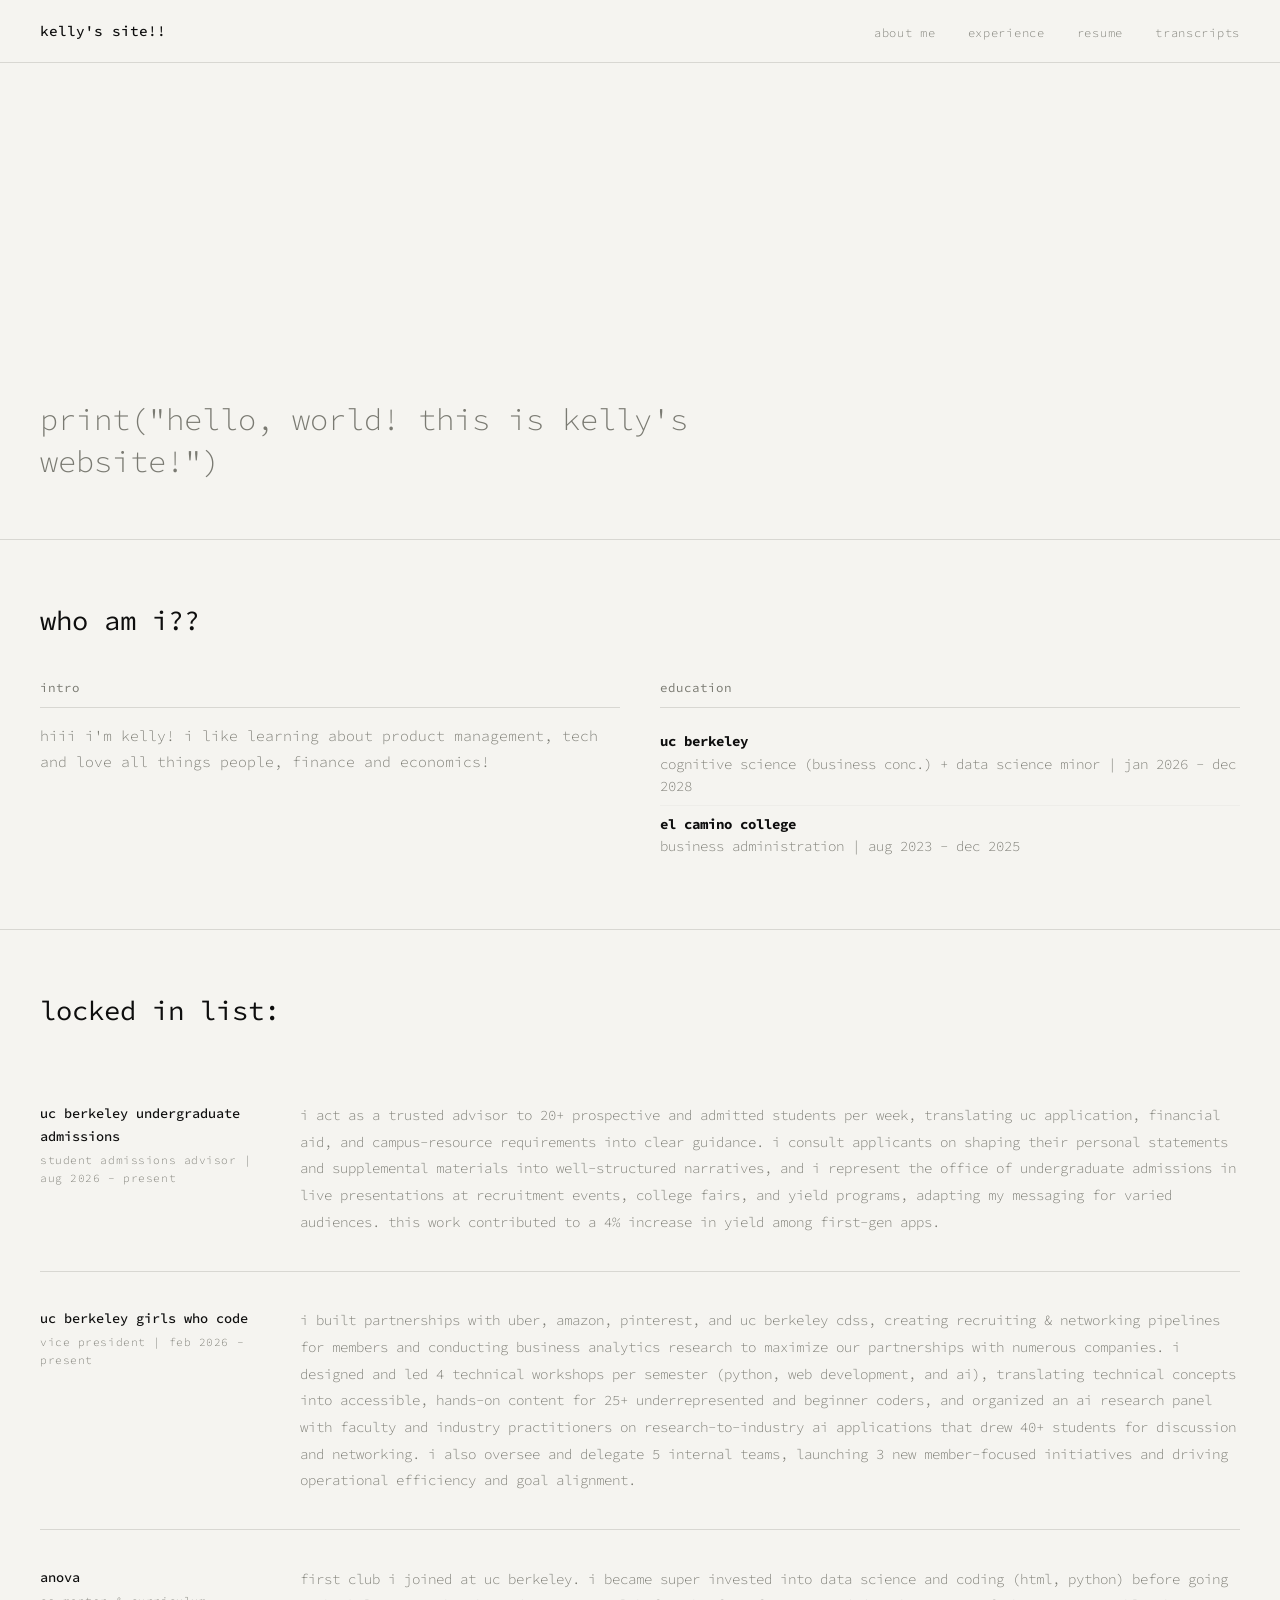
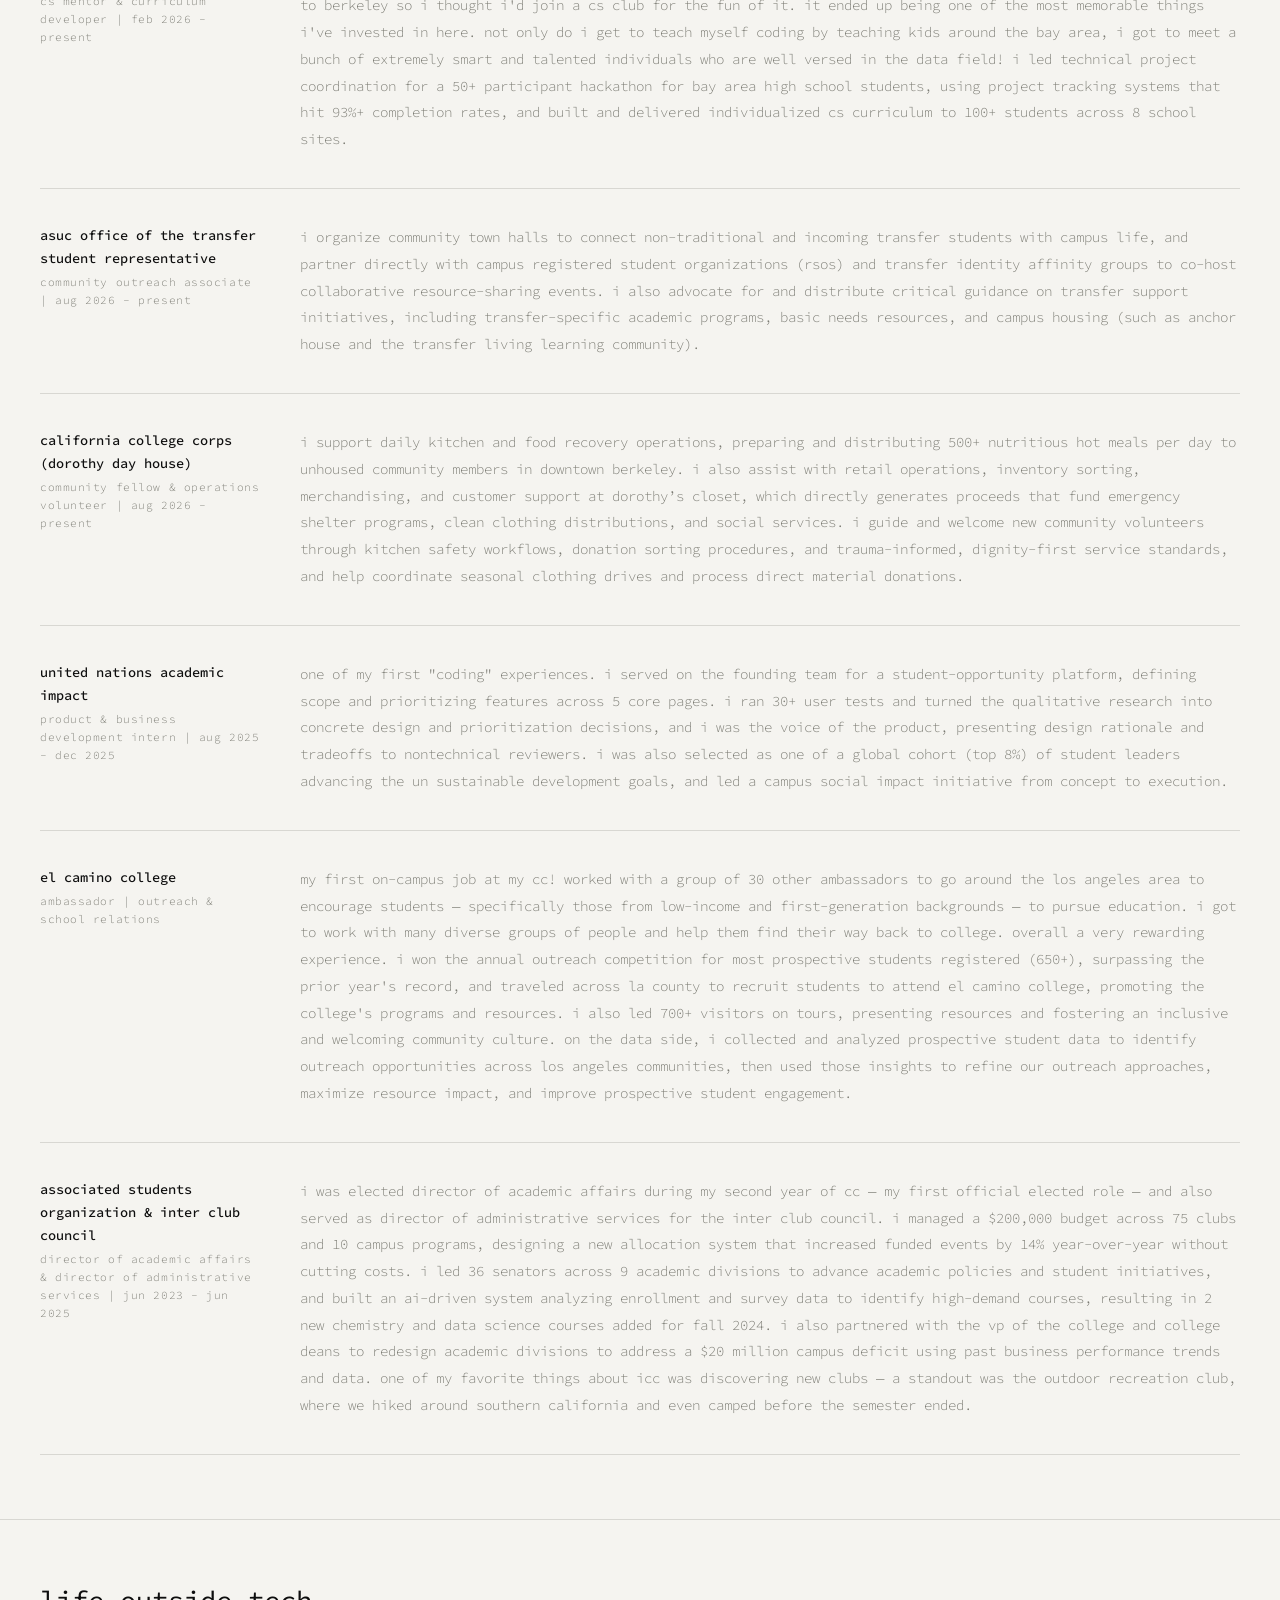
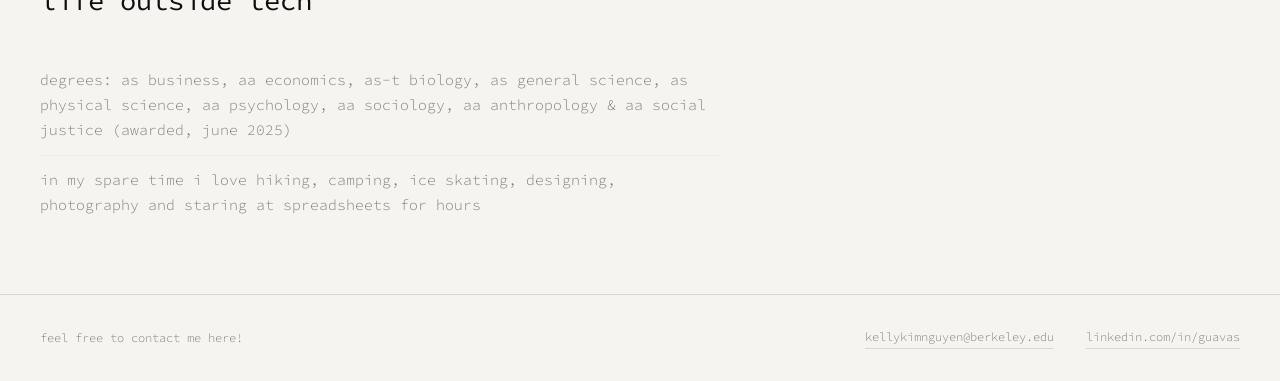
<file: index (8).html>
<!DOCTYPE html>
<html lang="en">
<head>
  <meta charset="UTF-8" />
  <meta name="viewport" content="width=device-width, initial-scale=1.0"/>
  <title>kelly's site!!</title>
  <link href="https://fonts.googleapis.com/css2?family=Source+Code+Pro:wght@300;400;500&display=swap" rel="stylesheet"/>
  <style>
    *, *::before, *::after { box-sizing: border-box; margin: 0; padding: 0; }
    :root {
      --black: #0e0e0e;
      --white: #f5f4f0;
      --mid: #7a7a72;
      --border: #d8d7d2;
      --mono: 'Source Code Pro', monospace;
    }
    html { scroll-behavior: smooth; }
    body {
      background: var(--white);
      color: var(--black);
      font-family: var(--mono);
      font-weight: 300;
      line-height: 1.7;
      overflow-x: hidden;
    }
    nav {
      position: fixed;
      top: 0; left: 0; right: 0;
      z-index: 100;
      display: flex;
      align-items: center;
      justify-content: space-between;
      padding: 1.1rem 2.5rem;
      background: var(--white);
      border-bottom: 1px solid var(--border);
    }
    .nav-logo {
      font-weight: 500;
      font-size: 0.9rem;
      color: var(--black);
      text-decoration: none;
    }
    .nav-links {
      display: flex;
      gap: 2rem;
      list-style: none;
      align-items: center;
    }
    .nav-links > li > a {
      font-size: 0.75rem;
      letter-spacing: 0.06em;
      color: var(--mid);
      text-decoration: none;
      transition: color 0.2s;
    }
    .nav-links > li > a:hover { color: var(--black); }
    .dropdown { position: relative; }
    .dropdown-menu {
      display: none;
      position: absolute;
      top: 100%;
      left: 50%;
      transform: translateX(-50%);
      background: var(--white);
      border: 1px solid var(--border);
      min-width: 210px;
      list-style: none;
      padding: 0.4rem 0;
    }
    .dropdown-menu::before {
      content: '';
      position: absolute;
      top: -12px; left: 0; right: 0;
      height: 12px;
    }
    .dropdown:hover .dropdown-menu,
    .dropdown-menu:hover { display: block; }
    .dropdown-menu li a {
      display: block;
      padding: 0.4rem 1.1rem;
      font-size: 0.7rem;
      letter-spacing: 0.05em;
      color: var(--mid);
      text-decoration: none;
      transition: color 0.2s, background 0.2s;
    }
    .dropdown-menu li a:hover { color: var(--black); background: #eeede9; }
    .hamburger {
      display: none;
      flex-direction: column;
      gap: 5px;
      cursor: pointer;
      background: none;
      border: none;
      padding: 4px;
      z-index: 101;
    }
    .hamburger span {
      display: block;
      width: 22px;
      height: 1px;
      background: var(--black);
    }
    .mobile-menu {
      display: none;
      position: fixed;
      top: 0; left: 0; right: 0; bottom: 0;
      background: var(--white);
      z-index: 99;
      flex-direction: column;
      justify-content: center;
      align-items: center;
      gap: 1.6rem;
      padding: 2rem;
    }
    .mobile-menu.open { display: flex; }
    .mobile-menu a {
      color: var(--mid);
      text-decoration: none;
      font-size: 0.88rem;
      letter-spacing: 0.08em;
      transition: color 0.2s;
      padding: 0.2rem 0;
    }
    .mobile-menu a:hover { color: var(--black); }
    .mobile-close {
      position: absolute;
      top: 1.2rem; right: 1.5rem;
      background: none;
      border: none;
      font-size: 1.2rem;
      cursor: pointer;
      color: var(--mid);
      font-family: var(--mono);
      z-index: 102;
    }
    .hero {
      min-height: 60vh;
      display: flex;
      flex-direction: column;
      justify-content: flex-end;
      padding: 5rem 2.5rem 3.5rem;
      border-bottom: 1px solid var(--border);
    }
    .hero h1 {
      font-weight: 300;
      font-size: clamp(1rem, 2.5vw, 1.9rem);
      line-height: 1.4;
      color: var(--mid);
      max-width: 680px;
    }
    section {
      padding: 4rem 2.5rem;
      border-bottom: 1px solid var(--border);
    }
    .section-title {
      font-weight: 400;
      font-size: clamp(1.2rem, 2.5vw, 1.7rem);
      line-height: 1.2;
      margin-bottom: 2.5rem;
      color: var(--black);
    }
    .about-grid {
      display: grid;
      grid-template-columns: 1fr 1fr;
      gap: 2.5rem;
    }
    .about-card h3 {
      font-weight: 400;
      font-size: 0.78rem;
      letter-spacing: 0.08em;
      margin-bottom: 0.9rem;
      padding-bottom: 0.6rem;
      border-bottom: 1px solid var(--border);
      color: var(--mid);
    }
    .about-card ul { list-style: none; padding: 0; }
    .about-card ul li {
      font-size: 0.88rem;
      color: var(--mid);
      padding: 0.45rem 0;
      border-bottom: 1px solid #eeede9;
      line-height: 1.6;
    }
    .about-card ul li:last-child { border-bottom: none; }
    .about-card p {
      font-size: 0.92rem;
      color: var(--mid);
      line-height: 1.8;
    }
    .exp-list { display: flex; flex-direction: column; }
    .exp-item {
      display: grid;
      grid-template-columns: 220px 1fr;
      gap: 2.5rem;
      padding: 2.2rem 0;
      border-bottom: 1px solid var(--border);
      opacity: 0;
      transform: translateY(16px);
      transition: opacity 0.6s ease, transform 0.6s ease;
    }
    .exp-item.visible { opacity: 1; transform: translateY(0); }
    .exp-org {
      font-weight: 500;
      font-size: 0.85rem;
      margin-bottom: 0.25rem;
      color: var(--black);
    }
    .exp-role {
      font-size: 0.7rem;
      letter-spacing: 0.05em;
      color: var(--mid);
      line-height: 1.6;
    }
    .exp-right p {
      font-size: 0.88rem;
      color: var(--mid);
      line-height: 1.9;
    }
    .funfacts-list { list-style: none; padding: 0; max-width: 680px; }
    .funfacts-list li {
      font-size: 0.92rem;
      color: var(--mid);
      padding: 0.75rem 0;
      border-bottom: 1px solid #eeede9;
      line-height: 1.7;
    }
    .funfacts-list li:last-child { border-bottom: none; }
    footer {
      padding: 2rem 2.5rem;
      display: flex;
      justify-content: space-between;
      align-items: center;
      flex-wrap: wrap;
      gap: 1rem;
    }
    footer p { font-size: 0.75rem; color: var(--mid); }
    footer a {
      font-size: 0.75rem;
      color: var(--mid);
      text-decoration: none;
      border-bottom: 1px solid var(--border);
      transition: color 0.2s;
    }
    footer a:hover { color: var(--black); }
    .fade-in {
      opacity: 0;
      transform: translateY(16px);
      transition: opacity 0.6s ease, transform 0.6s ease;
    }
    .fade-in.visible { opacity: 1; transform: translateY(0); }
    @media (max-width: 768px) {
      nav { padding: 1rem 1.4rem; }
      .nav-links { display: none; }
      .hamburger { display: flex; }
      .hero { min-height: 50vh; padding: 4.5rem 1.4rem 3rem; }
      .hero h1 { font-size: clamp(0.88rem, 4vw, 1.2rem); }
      section { padding: 3rem 1.4rem; }
      .about-grid { grid-template-columns: 1fr; gap: 1.8rem; }
      .exp-item { grid-template-columns: 1fr; gap: 0.6rem; padding: 1.8rem 0; }
      footer { padding: 1.8rem 1.4rem; flex-direction: column; align-items: flex-start; }
    }
  </style>
</head>
<body>

  <nav>
    <a class="nav-logo" href="#">kelly's site!!</a>
    <ul class="nav-links">
      <li class="dropdown">
        <a href="#about">about me</a>
        <ul class="dropdown-menu">
          <li><a href="#education">education</a></li>
          <li><a href="#funfacts">life outside tech</a></li>
        </ul>
      </li>
      <li class="dropdown">
        <a href="#experience">experience</a>
        <ul class="dropdown-menu">
          <li><a href="#admissions">uc berkeley admissions</a></li>
          <li><a href="#gwc">girls who code</a></li>
          <li><a href="#anova">anova</a></li>
          <li><a href="#transferrep">asuc transfer student rep</a></li>
          <li><a href="#corps">california college corps</a></li>
          <li><a href="#fellow">united nations</a></li>
          <li><a href="#aso">outreach &amp; school relations</a></li>
          <li><a href="#asodir">aso &amp; inter club council</a></li>
        </ul>
      </li>
      <li><a href="Nguyen_Kelly.pdf" target="_blank">resume</a></li>
      <li><a href="Nguyen_Kelly_Transcripts.pdf" target="_blank">transcripts</a></li>
    </ul>
    <button class="hamburger" id="hamburger" aria-label="open menu">
      <span></span><span></span><span></span>
    </button>
  </nav>

  <div class="mobile-menu" id="mobileMenu">
    <button class="mobile-close" id="mobileClose">x</button>
    <a href="#about">about me</a>
    <a href="#experience">experience</a>
    <a href="Nguyen_Kelly.pdf" target="_blank">resume</a>
    <a href="Nguyen_Kelly_Transcripts.pdf" target="_blank">transcripts</a>
  </div>

  <section class="hero" id="home">
    <h1>print("hello, world! this is kelly's website!")</h1>
  </section>

  <section id="about">
    <h2 class="section-title fade-in">who am i??</h2>
    <div class="about-grid">
      <div class="about-card fade-in" id="interests">
        <h3>intro</h3>
        <p>hiii i'm kelly! i like learning about product management, tech and love all things people, finance and economics!</p>
      </div>
      <div class="about-card fade-in" id="education">
        <h3>education</h3>
        <ul>
          <li><strong style="color:var(--black)">uc berkeley</strong><br>cognitive science (business conc.) + data science minor | jan 2026 - dec 2028</li>
          <li><strong style="color:var(--black)">el camino college</strong><br>business administration | aug 2023 - dec 2025</li>
        </ul>
      </div>
    </div>
  </section>

  <section id="experience">
    <h2 class="section-title fade-in">locked in list:</h2>
    <div class="exp-list">

      <div class="exp-item" id="admissions">
        <div class="exp-left">
          <p class="exp-org">uc berkeley undergraduate admissions</p>
          <p class="exp-role">student admissions advisor | aug 2026 - present</p>
        </div>
        <div class="exp-right">
          <p>i act as a trusted advisor to 20+ prospective and admitted students per week, translating uc application, financial aid, and campus-resource requirements into clear guidance. i consult applicants on shaping their personal statements and supplemental materials into well-structured narratives, and i represent the office of undergraduate admissions in live presentations at recruitment events, college fairs, and yield programs, adapting my messaging for varied audiences. this work contributed to a 4% increase in yield among first-gen apps.</p>
        </div>
      </div>

      <div class="exp-item" id="gwc">
        <div class="exp-left">
          <p class="exp-org">uc berkeley girls who code</p>
          <p class="exp-role">vice president | feb 2026 - present</p>
        </div>
        <div class="exp-right">
          <p>i built partnerships with uber, amazon, pinterest, and uc berkeley cdss, creating recruiting &amp; networking pipelines for members and conducting business analytics research to maximize our partnerships with numerous companies. i designed and led 4 technical workshops per semester (python, web development, and ai), translating technical concepts into accessible, hands-on content for 25+ underrepresented and beginner coders, and organized an ai research panel with faculty and industry practitioners on research-to-industry ai applications that drew 40+ students for discussion and networking. i also oversee and delegate 5 internal teams, launching 3 new member-focused initiatives and driving operational efficiency and goal alignment.</p>
        </div>
      </div>

      <div class="exp-item" id="anova">
        <div class="exp-left">
          <p class="exp-org">anova</p>
          <p class="exp-role">cs mentor &amp; curriculum developer | feb 2026 - present</p>
        </div>
        <div class="exp-right">
          <p>first club i joined at uc berkeley. i became super invested into data science and coding (html, python) before going to berkeley so i thought i'd join a cs club for the fun of it. it ended up being one of the most memorable things i've invested in here. not only do i get to teach myself coding by teaching kids around the bay area, i got to meet a bunch of extremely smart and talented individuals who are well versed in the data field! i led technical project coordination for a 50+ participant hackathon for bay area high school students, using project tracking systems that hit 93%+ completion rates, and built and delivered individualized cs curriculum to 100+ students across 8 school sites.</p>
        </div>
      </div>

      <div class="exp-item" id="transferrep">
        <div class="exp-left">
          <p class="exp-org">asuc office of the transfer student representative</p>
          <p class="exp-role">community outreach associate | aug 2026 - present</p>
        </div>
        <div class="exp-right">
          <p>i organize community town halls to connect non-traditional and incoming transfer students with campus life, and partner directly with campus registered student organizations (rsos) and transfer identity affinity groups to co-host collaborative resource-sharing events. i also advocate for and distribute critical guidance on transfer support initiatives, including transfer-specific academic programs, basic needs resources, and campus housing (such as anchor house and the transfer living learning community).</p>
        </div>
      </div>

      <div class="exp-item" id="corps">
        <div class="exp-left">
          <p class="exp-org">california college corps (dorothy day house)</p>
          <p class="exp-role">community fellow &amp; operations volunteer | aug 2026 - present</p>
        </div>
        <div class="exp-right">
          <p>i support daily kitchen and food recovery operations, preparing and distributing 500+ nutritious hot meals per day to unhoused community members in downtown berkeley. i also assist with retail operations, inventory sorting, merchandising, and customer support at dorothy’s closet, which directly generates proceeds that fund emergency shelter programs, clean clothing distributions, and social services. i guide and welcome new community volunteers through kitchen safety workflows, donation sorting procedures, and trauma-informed, dignity-first service standards, and help coordinate seasonal clothing drives and process direct material donations.</p>
        </div>
      </div>

      <div class="exp-item" id="fellow">
        <div class="exp-left">
          <p class="exp-org">united nations academic impact</p>
          <p class="exp-role">product &amp; business development intern | aug 2025 - dec 2025</p>
        </div>
        <div class="exp-right">
          <p>one of my first "coding" experiences. i served on the founding team for a student-opportunity platform, defining scope and prioritizing features across 5 core pages. i ran 30+ user tests and turned the qualitative research into concrete design and prioritization decisions, and i was the voice of the product, presenting design rationale and tradeoffs to nontechnical reviewers. i was also selected as one of a global cohort (top 8%) of student leaders advancing the un sustainable development goals, and led a campus social impact initiative from concept to execution.</p>
        </div>
      </div>

      <div class="exp-item" id="aso">
        <div class="exp-left">
          <p class="exp-org">el camino college</p>
          <p class="exp-role">ambassador | outreach &amp; school relations</p>
        </div>
        <div class="exp-right">
          <p>my first on-campus job at my cc! worked with a group of 30 other ambassadors to go around the los angeles area to encourage students — specifically those from low-income and first-generation backgrounds — to pursue education. i got to work with many diverse groups of people and help them find their way back to college. overall a very rewarding experience. i won the annual outreach competition for most prospective students registered (650+), surpassing the prior year's record, and traveled across la county to recruit students to attend el camino college, promoting the college's programs and resources. i also led 700+ visitors on tours, presenting resources and fostering an inclusive and welcoming community culture. on the data side, i collected and analyzed prospective student data to identify outreach opportunities across los angeles communities, then used those insights to refine our outreach approaches, maximize resource impact, and improve prospective student engagement.</p>
        </div>
      </div>

      <div class="exp-item" id="asodir">
        <div class="exp-left">
          <p class="exp-org">associated students organization &amp; inter club council</p>
          <p class="exp-role">director of academic affairs &amp; director of administrative services | jun 2023 - jun 2025</p>
        </div>
        <div class="exp-right">
          <p>i was elected director of academic affairs during my second year of cc — my first official elected role — and also served as director of administrative services for the inter club council. i managed a $200,000 budget across 75 clubs and 10 campus programs, designing a new allocation system that increased funded events by 14% year-over-year without cutting costs. i led 36 senators across 9 academic divisions to advance academic policies and student initiatives, and built an ai-driven system analyzing enrollment and survey data to identify high-demand courses, resulting in 2 new chemistry and data science courses added for fall 2024. i also partnered with the vp of the college and college deans to redesign academic divisions to address a $20 million campus deficit using past business performance trends and data. one of my favorite things about icc was discovering new clubs — a standout was the outdoor recreation club, where we hiked around southern california and even camped before the semester ended.</p>
        </div>
      </div>

    </div>
  </section>

  <section id="funfacts">
    <h2 class="section-title fade-in">life outside tech</h2>
    <ul class="funfacts-list fade-in">
      <li>degrees: as business, aa economics, as-t biology, as general science, as physical science, aa psychology, aa sociology, aa anthropology &amp; aa social justice (awarded, june 2025)</li>
      <li>in my spare time i love hiking, camping, ice skating, designing, photography and staring at spreadsheets for hours</li>
    </ul>
  </section>

  <footer>
    <p>feel free to contact me here!</p>
    <div style="display:flex; gap:2rem; flex-wrap:wrap;">
      <a href="mailto:kellykimnguyen@berkeley.edu">kellykimnguyen@berkeley.edu</a>
      <a href="https://www.linkedin.com/in/guavas" target="_blank">linkedin.com/in/guavas</a>
    </div>
  </footer>

  <script>
    const observer = new IntersectionObserver((entries) => {
      entries.forEach(e => { if (e.isIntersecting) e.target.classList.add('visible'); });
    }, { threshold: 0.08 });
    document.querySelectorAll('.fade-in, .exp-item').forEach(el => observer.observe(el));

    const hamburger = document.getElementById('hamburger');
    const mobileMenu = document.getElementById('mobileMenu');
    const mobileClose = document.getElementById('mobileClose');

    hamburger.addEventListener('click', () => mobileMenu.classList.add('open'));
    mobileClose.addEventListener('click', () => mobileMenu.classList.remove('open'));
    mobileMenu.querySelectorAll('a').forEach(a => {
      a.addEventListener('click', () => mobileMenu.classList.remove('open'));
    });
  </script>
</body>
</html>
</file>
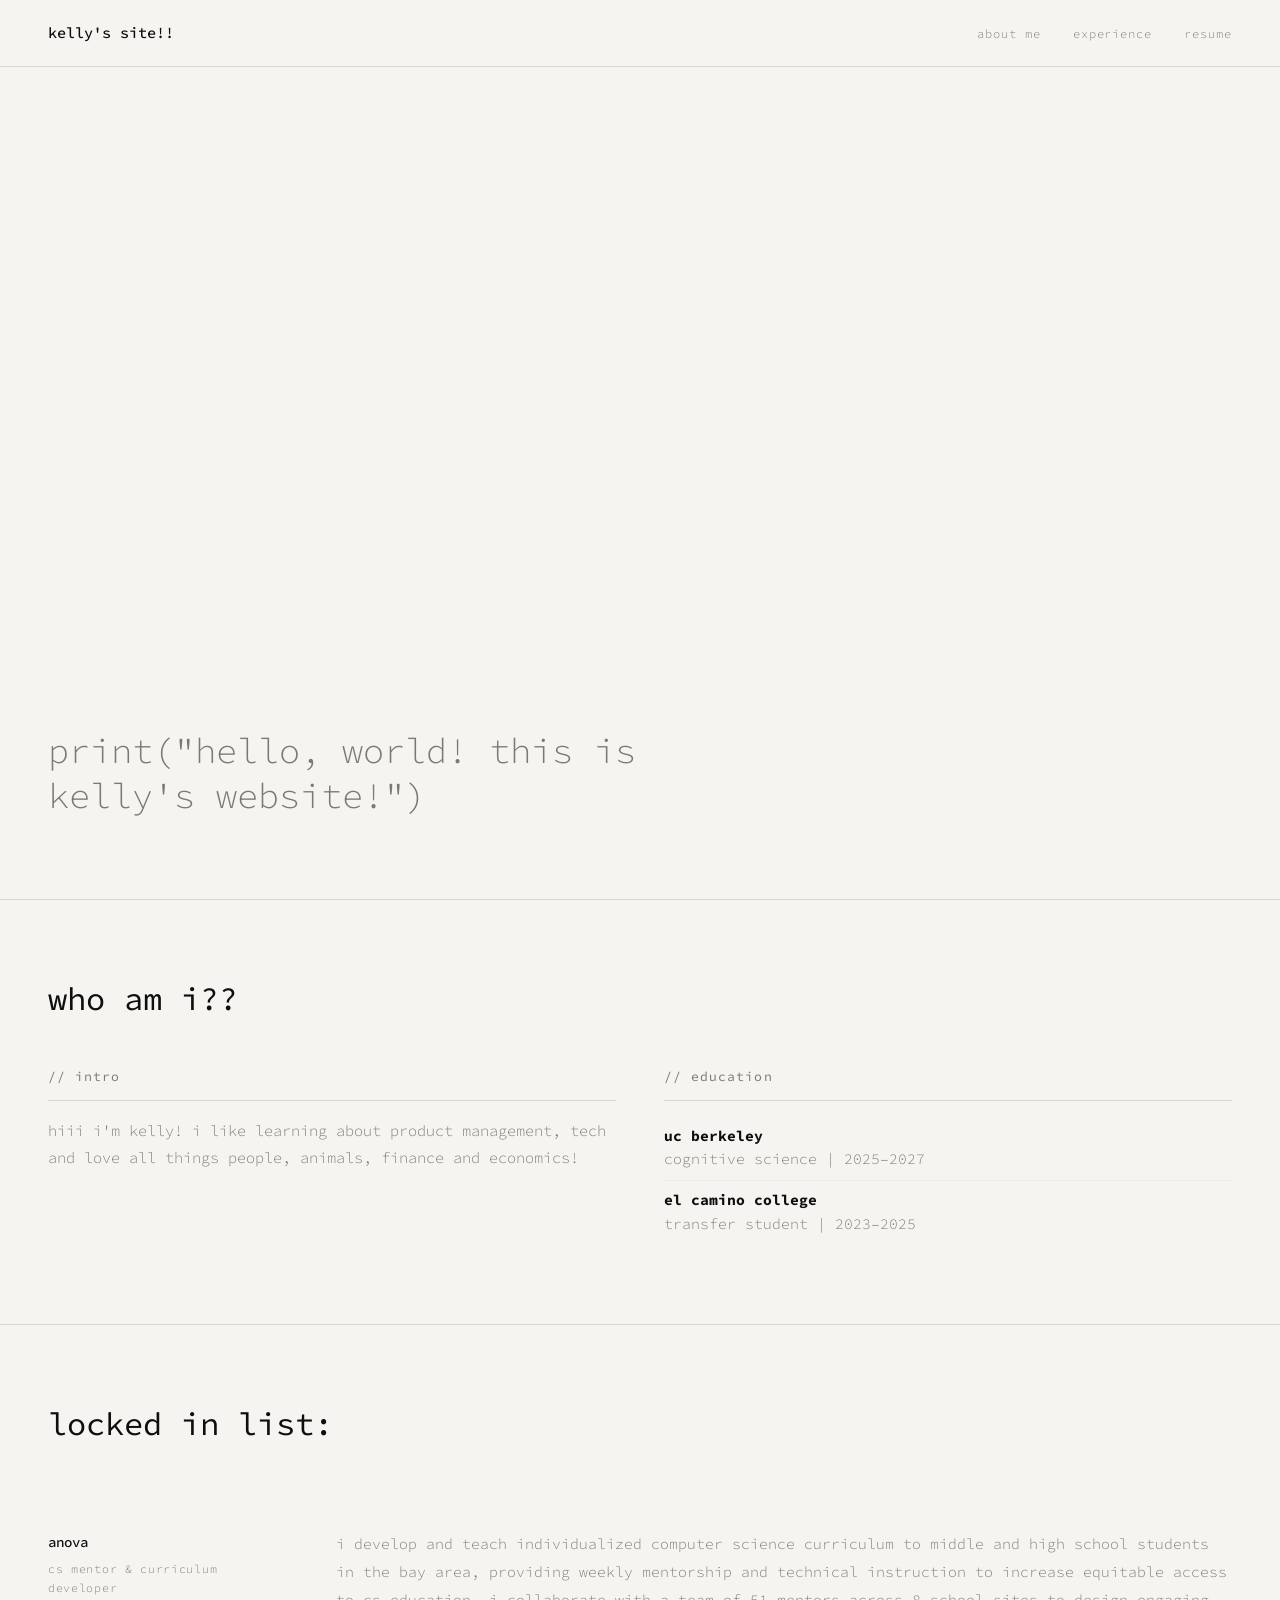
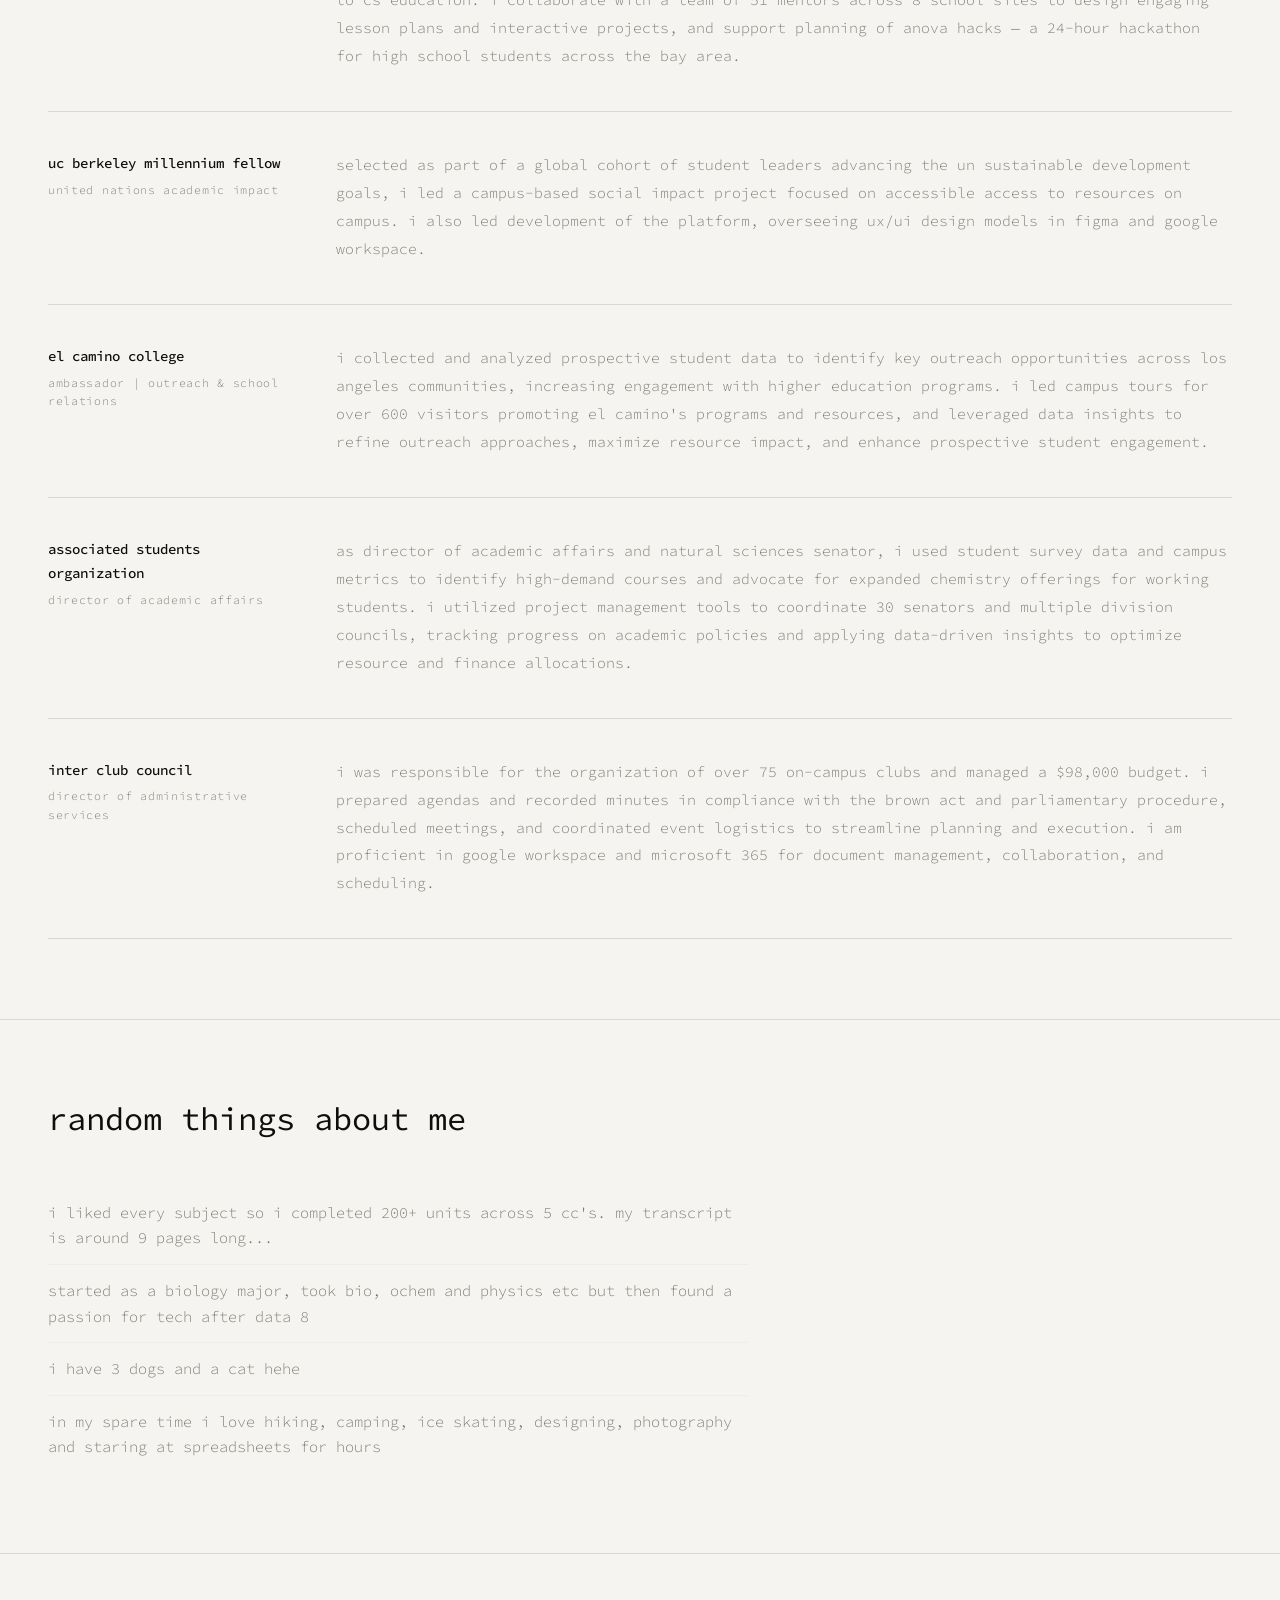
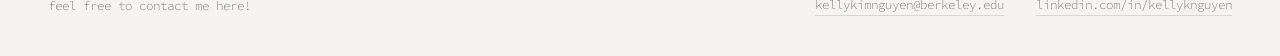
<file: index1.html>
<!DOCTYPE html>
<html lang="en">
<head>
  <meta charset="UTF-8" />
  <meta name="viewport" content="width=device-width, initial-scale=1.0"/>
  <title>kelly's site!!</title>
  <link href="https://fonts.googleapis.com/css2?family=Source+Code+Pro:wght@300;400;500&display=swap" rel="stylesheet"/>
  <style>
    *, *::before, *::after { box-sizing: border-box; margin: 0; padding: 0; }
    :root {
      --black: #0e0e0e;
      --white: #f5f4f0;
      --mid: #7a7a72;
      --border: #d8d7d2;
      --mono: 'Source Code Pro', monospace;
    }
    html { scroll-behavior: smooth; }
    body {
      background: var(--white);
      color: var(--black);
      font-family: var(--mono);
      font-weight: 300;
      line-height: 1.7;
      overflow-x: hidden;
    }
    nav {
      position: fixed;
      top: 0; left: 0; right: 0;
      z-index: 100;
      display: flex;
      align-items: center;
      justify-content: space-between;
      padding: 1.2rem 3rem;
      background: var(--white);
      border-bottom: 1px solid var(--border);
    }
    .nav-logo {
      font-family: var(--mono);
      font-weight: 500;
      font-size: 0.95rem;
      color: var(--black);
      text-decoration: none;
    }
    .nav-links {
      display: flex;
      gap: 2rem;
      list-style: none;
      align-items: center;
    }
    .nav-links > li > a {
      font-size: 0.75rem;
      letter-spacing: 0.08em;
      color: var(--mid);
      text-decoration: none;
      transition: color 0.2s;
    }
    .nav-links > li > a:hover { color: var(--black); }
    .dropdown { position: relative; }
    .dropdown-menu {
      display: none;
      position: absolute;
      top: 100%;
      left: 50%;
      transform: translateX(-50%);
      background: var(--white);
      border: 1px solid var(--border);
      min-width: 220px;
      list-style: none;
      padding: 0.5rem 0;
    }
    .dropdown-menu::before {
      content: '';
      position: absolute;
      top: -12px; left: 0; right: 0;
      height: 12px;
    }
    .dropdown:hover .dropdown-menu,
    .dropdown-menu:hover { display: block; }
    .dropdown-menu li a {
      display: block;
      padding: 0.45rem 1.2rem;
      font-size: 0.72rem;
      letter-spacing: 0.06em;
      color: var(--mid);
      text-decoration: none;
      transition: color 0.2s, background 0.2s;
    }
    .dropdown-menu li a:hover { color: var(--black); background: #eeede9; }
    .hamburger {
      display: none;
      flex-direction: column;
      gap: 5px;
      cursor: pointer;
      background: none;
      border: none;
      padding: 4px;
    }
    .hamburger span {
      display: block;
      width: 22px;
      height: 1px;
      background: var(--black);
    }
    .mobile-menu {
      display: none;
      position: fixed;
      top: 0; left: 0; right: 0; bottom: 0;
      background: var(--white);
      z-index: 99;
      flex-direction: column;
      justify-content: center;
      align-items: center;
      gap: 1.8rem;
    }
    .mobile-menu.open { display: flex; }
    .mobile-menu a {
      color: var(--mid);
      text-decoration: none;
      font-size: 0.9rem;
      letter-spacing: 0.08em;
      transition: color 0.2s;
    }
    .mobile-menu a:hover { color: var(--black); }
    .mobile-close {
      position: absolute;
      top: 1.4rem; right: 1.5rem;
      background: none;
      border: none;
      font-size: 1.4rem;
      cursor: pointer;
      color: var(--mid);
      font-family: var(--mono);
    }
    .hero {
      min-height: 100vh;
      display: flex;
      flex-direction: column;
      justify-content: flex-end;
      padding: 0 3rem 5rem;
      border-bottom: 1px solid var(--border);
    }
    .hero h1 {
      font-family: var(--mono);
      font-weight: 300;
      font-size: clamp(1.1rem, 3vw, 2.2rem);
      line-height: 1.3;
      color: var(--mid);
      max-width: 700px;
    }
    section {
      padding: 5rem 3rem;
      border-bottom: 1px solid var(--border);
    }
    .section-title {
      font-family: var(--mono);
      font-weight: 400;
      font-size: clamp(1.3rem, 3vw, 2rem);
      line-height: 1.2;
      margin-bottom: 3rem;
      color: var(--black);
    }
    .about-grid {
      display: grid;
      grid-template-columns: 1fr 1fr;
      gap: 3rem;
      margin-top: 1rem;
    }
    .about-card h3 {
      font-family: var(--mono);
      font-weight: 400;
      font-size: 0.82rem;
      letter-spacing: 0.08em;
      margin-bottom: 1rem;
      padding-bottom: 0.7rem;
      border-bottom: 1px solid var(--border);
      color: var(--mid);
    }
    .about-card ul { list-style: none; padding: 0; }
    .about-card ul li {
      font-size: 0.92rem;
      color: var(--mid);
      padding: 0.5rem 0;
      border-bottom: 1px solid #eeede9;
      line-height: 1.6;
    }
    .about-card ul li:last-child { border-bottom: none; }
    .about-card p {
      font-size: 0.95rem;
      color: var(--mid);
      line-height: 1.8;
    }
    .exp-list { display: flex; flex-direction: column; }
    .exp-item {
      display: grid;
      grid-template-columns: 240px 1fr;
      gap: 3rem;
      padding: 2.5rem 0;
      border-bottom: 1px solid var(--border);
      opacity: 0;
      transform: translateY(20px);
      transition: opacity 0.6s ease, transform 0.6s ease;
    }
    .exp-item.visible { opacity: 1; transform: translateY(0); }
    .exp-org {
      font-family: var(--mono);
      font-weight: 500;
      font-size: 0.88rem;
      margin-bottom: 0.3rem;
      color: var(--black);
    }
    .exp-role {
      font-size: 0.72rem;
      letter-spacing: 0.06em;
      color: var(--mid);
      line-height: 1.6;
    }
    .exp-right p {
      font-size: 0.92rem;
      color: var(--mid);
      line-height: 1.9;
    }
    .funfacts-list { list-style: none; padding: 0; max-width: 700px; }
    .funfacts-list li {
      font-size: 0.95rem;
      color: var(--mid);
      padding: 0.8rem 0;
      border-bottom: 1px solid #eeede9;
      line-height: 1.7;
    }
    .funfacts-list li:last-child { border-bottom: none; }
    footer {
      padding: 2.5rem 3rem;
      display: flex;
      justify-content: space-between;
      align-items: center;
      flex-wrap: wrap;
      gap: 1rem;
    }
    footer p { font-size: 0.78rem; color: var(--mid); }
    footer a {
      font-size: 0.78rem;
      color: var(--mid);
      text-decoration: none;
      border-bottom: 1px solid var(--border);
      transition: color 0.2s;
    }
    footer a:hover { color: var(--black); }
    .fade-in {
      opacity: 0;
      transform: translateY(20px);
      transition: opacity 0.7s ease, transform 0.7s ease;
    }
    .fade-in.visible { opacity: 1; transform: translateY(0); }
    @media (max-width: 768px) {
      nav { padding: 1rem 1.5rem; }
      .nav-links { display: none; }
      .hamburger { display: flex; }
      .hero { padding: 0 1.5rem 4rem; }
      .hero h1 { font-size: clamp(0.9rem, 3.5vw, 1.3rem); }
      section { padding: 3.5rem 1.5rem; }
      .about-grid { grid-template-columns: 1fr; gap: 2rem; }
      .exp-item { grid-template-columns: 1fr; gap: 0.8rem; }
      footer { padding: 2rem 1.5rem; flex-direction: column; align-items: flex-start; }
    }
  </style>
</head>
<body>

  <nav>
    <a class="nav-logo" href="#">kelly's site!!</a>
    <ul class="nav-links">
      <li class="dropdown">
        <a href="#about">about me</a>
        <ul class="dropdown-menu">
          <li><a href="#education">education</a></li>
          <li><a href="#funfacts">random things about me</a></li>
        </ul>
      </li>
      <li class="dropdown">
        <a href="#experience">experience</a>
        <ul class="dropdown-menu">
          <li><a href="#anova">anova</a></li>
          <li><a href="#fellow">united nations</a></li>
          <li><a href="#aso">outreach &amp; school relations</a></li>
          <li><a href="#asodir">associated students organization</a></li>
          <li><a href="#icc">inter club council</a></li>
        </ul>
      </li>
      <li><a href="Nguyen_Kelly.pdf" target="_blank">resume</a></li>
    </ul>
    <button class="hamburger" id="hamburger" aria-label="open menu">
      <span></span><span></span><span></span>
    </button>
  </nav>

  <div class="mobile-menu" id="mobileMenu">
    <button class="mobile-close" id="mobileClose">x</button>
    <a href="#about" onclick="closeMobile()">about me</a>
    <a href="#education" onclick="closeMobile()">education</a>
    <a href="#funfacts" onclick="closeMobile()">random things about me</a>
    <a href="#experience" onclick="closeMobile()">experience</a>
    <a href="#anova" onclick="closeMobile()">anova</a>
    <a href="#fellow" onclick="closeMobile()">united nations</a>
    <a href="#aso" onclick="closeMobile()">outreach &amp; school relations</a>
    <a href="#asodir" onclick="closeMobile()">associated students organization</a>
    <a href="#icc" onclick="closeMobile()">inter club council</a>
    <a href="Nguyen_Kelly.pdf" target="_blank">resume</a>
  </div>

  <section class="hero" id="home">
    <h1>print("hello, world! this is kelly's website!")</h1>
  </section>

  <section id="about">
    <h2 class="section-title fade-in">who am i??</h2>
    <div class="about-grid">
      <div class="about-card fade-in" id="interests">
        <h3>// intro</h3>
        <p>hiii i'm kelly! i like learning about product management, tech and love all things people, animals, finance and economics!</p>
      </div>
      <div class="about-card fade-in" id="education">
        <h3>// education</h3>
        <ul>
          <li><strong style="color:var(--black)">uc berkeley</strong><br>cognitive science | 2025–2027</li>
          <li><strong style="color:var(--black)">el camino college</strong><br>transfer student | 2023–2025</li>
        </ul>
      </div>
    </div>
  </section>

  <section id="experience">
    <h2 class="section-title fade-in">locked in list:</h2>
    <div class="exp-list">

      <div class="exp-item" id="anova">
        <div class="exp-left">
          <p class="exp-org">anova</p>
          <p class="exp-role">cs mentor &amp; curriculum developer</p>
        </div>
        <div class="exp-right">
          <p>i develop and teach individualized computer science curriculum to middle and high school students in the bay area, providing weekly mentorship and technical instruction to increase equitable access to cs education. i collaborate with a team of 51 mentors across 8 school sites to design engaging lesson plans and interactive projects, and support planning of anova hacks — a 24-hour hackathon for high school students across the bay area.</p>
        </div>
      </div>

      <div class="exp-item" id="fellow">
        <div class="exp-left">
          <p class="exp-org">uc berkeley millennium fellow</p>
          <p class="exp-role">united nations academic impact</p>
        </div>
        <div class="exp-right">
          <p>selected as part of a global cohort of student leaders advancing the un sustainable development goals, i led a campus-based social impact project focused on accessible access to resources on campus. i also led development of the platform, overseeing ux/ui design models in figma and google workspace.</p>
        </div>
      </div>

      <div class="exp-item" id="aso">
        <div class="exp-left">
          <p class="exp-org">el camino college</p>
          <p class="exp-role">ambassador | outreach &amp; school relations</p>
        </div>
        <div class="exp-right">
          <p>i collected and analyzed prospective student data to identify key outreach opportunities across los angeles communities, increasing engagement with higher education programs. i led campus tours for over 600 visitors promoting el camino's programs and resources, and leveraged data insights to refine outreach approaches, maximize resource impact, and enhance prospective student engagement.</p>
        </div>
      </div>

      <div class="exp-item" id="asodir">
        <div class="exp-left">
          <p class="exp-org">associated students organization</p>
          <p class="exp-role">director of academic affairs</p>
        </div>
        <div class="exp-right">
          <p>as director of academic affairs and natural sciences senator, i used student survey data and campus metrics to identify high-demand courses and advocate for expanded chemistry offerings for working students. i utilized project management tools to coordinate 30 senators and multiple division councils, tracking progress on academic policies and applying data-driven insights to optimize resource and finance allocations.</p>
        </div>
      </div>

      <div class="exp-item" id="icc">
        <div class="exp-left">
          <p class="exp-org">inter club council</p>
          <p class="exp-role">director of administrative services</p>
        </div>
        <div class="exp-right">
          <p>i was responsible for the organization of over 75 on-campus clubs and managed a $98,000 budget. i prepared agendas and recorded minutes in compliance with the brown act and parliamentary procedure, scheduled meetings, and coordinated event logistics to streamline planning and execution. i am proficient in google workspace and microsoft 365 for document management, collaboration, and scheduling.</p>
        </div>
      </div>

    </div>
  </section>

  <section id="funfacts">
    <h2 class="section-title fade-in">random things about me</h2>
    <ul class="funfacts-list fade-in">
      <li>i liked every subject so i completed 200+ units across 5 cc's. my transcript is around 9 pages long...</li>
      <li>started as a biology major, took bio, ochem and physics etc but then found a passion for tech after data 8</li>
      <li>i have 3 dogs and a cat hehe</li>
      <li>in my spare time i love hiking, camping, ice skating, designing, photography and staring at spreadsheets for hours</li>
    </ul>
  </section>

  <footer>
    <p>feel free to contact me here!</p>
    <div style="display:flex; gap:2rem; flex-wrap:wrap;">
      <a href="mailto:kellykimnguyen@berkeley.edu">kellykimnguyen@berkeley.edu</a>
      <a href="https://www.linkedin.com/in/kellyknguyen" target="_blank">linkedin.com/in/kellyknguyen</a>
    </div>
  </footer>

  <script>
    const observer = new IntersectionObserver((entries) => {
      entries.forEach(e => { if (e.isIntersecting) e.target.classList.add('visible'); });
    }, { threshold: 0.1 });
    document.querySelectorAll('.fade-in, .exp-item').forEach(el => observer.observe(el));

    function closeMobile() {
      document.getElementById('mobileMenu').classList.remove('open');
    }
    document.getElementById('hamburger').addEventListener('click', () => {
      document.getElementById('mobileMenu').classList.add('open');
    });
    document.getElementById('mobileClose').addEventListener('click', closeMobile);
  </script>
</body>
</html>
</file>
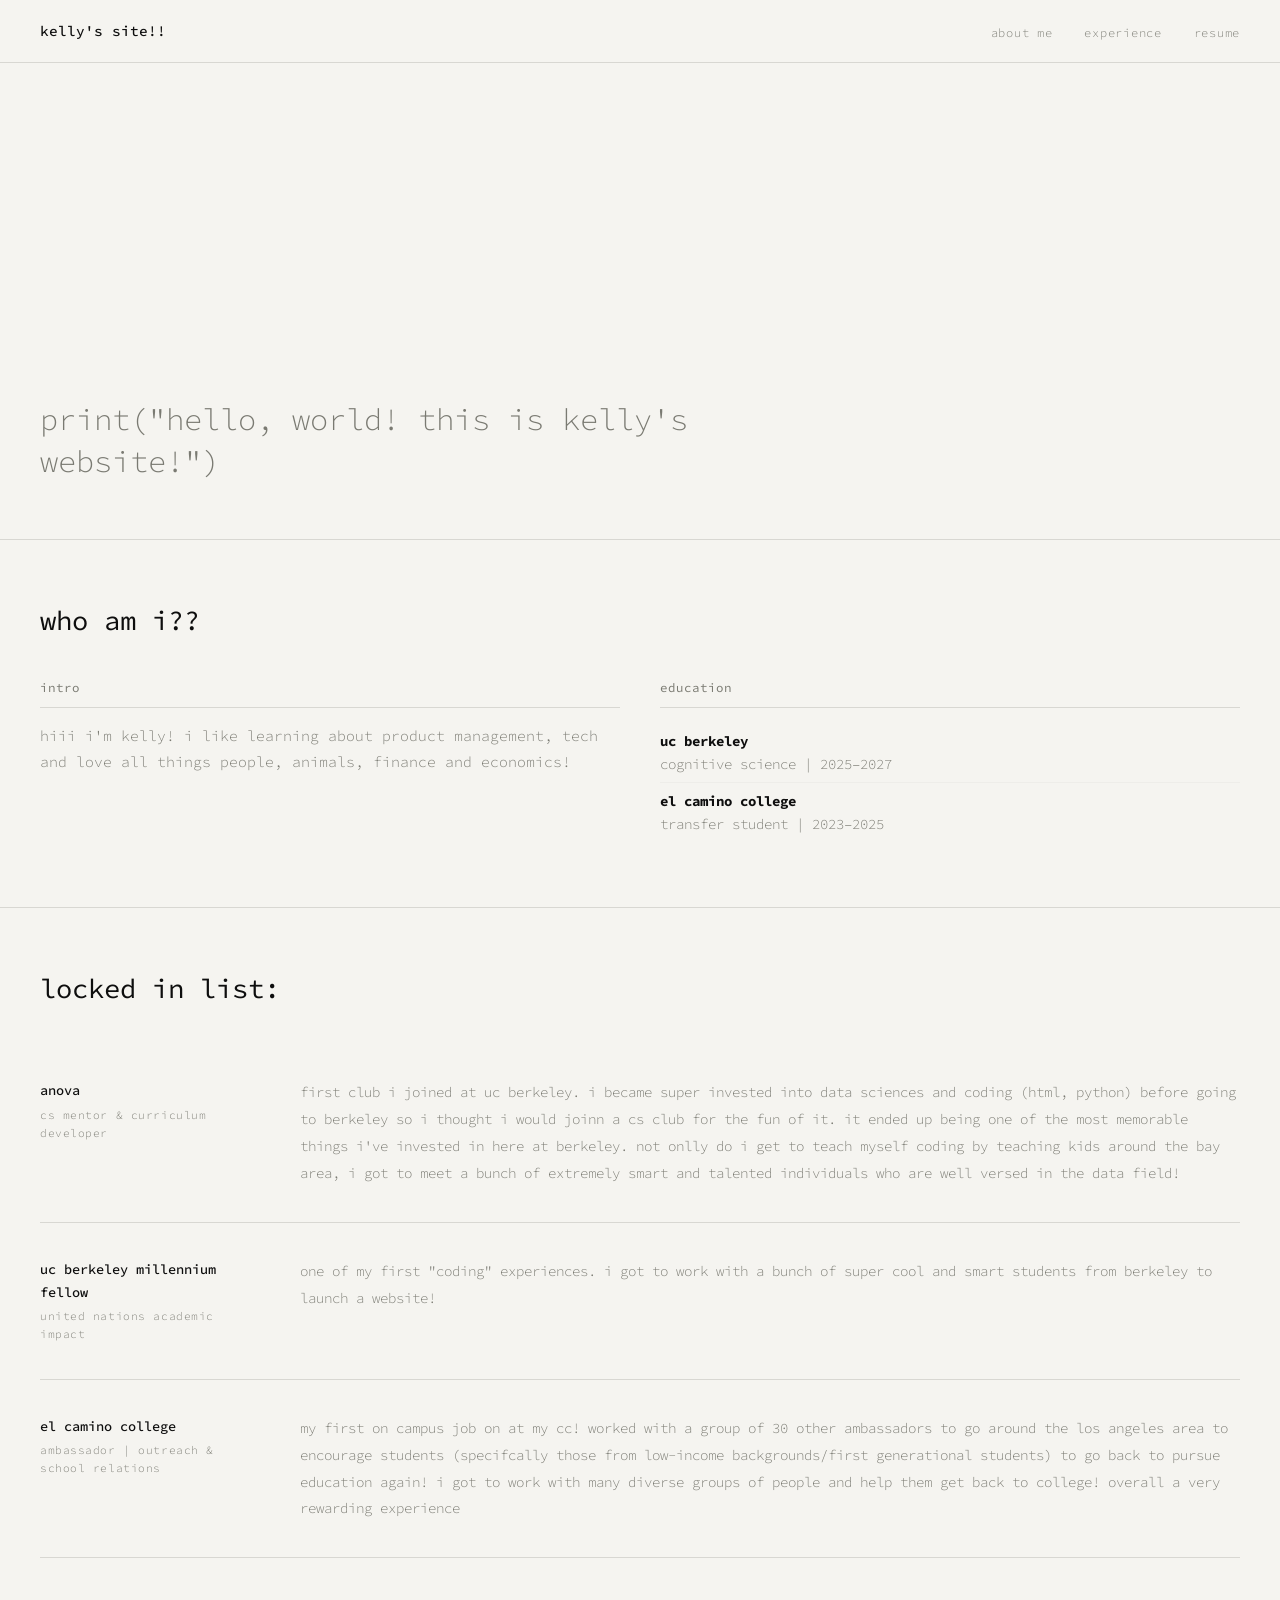
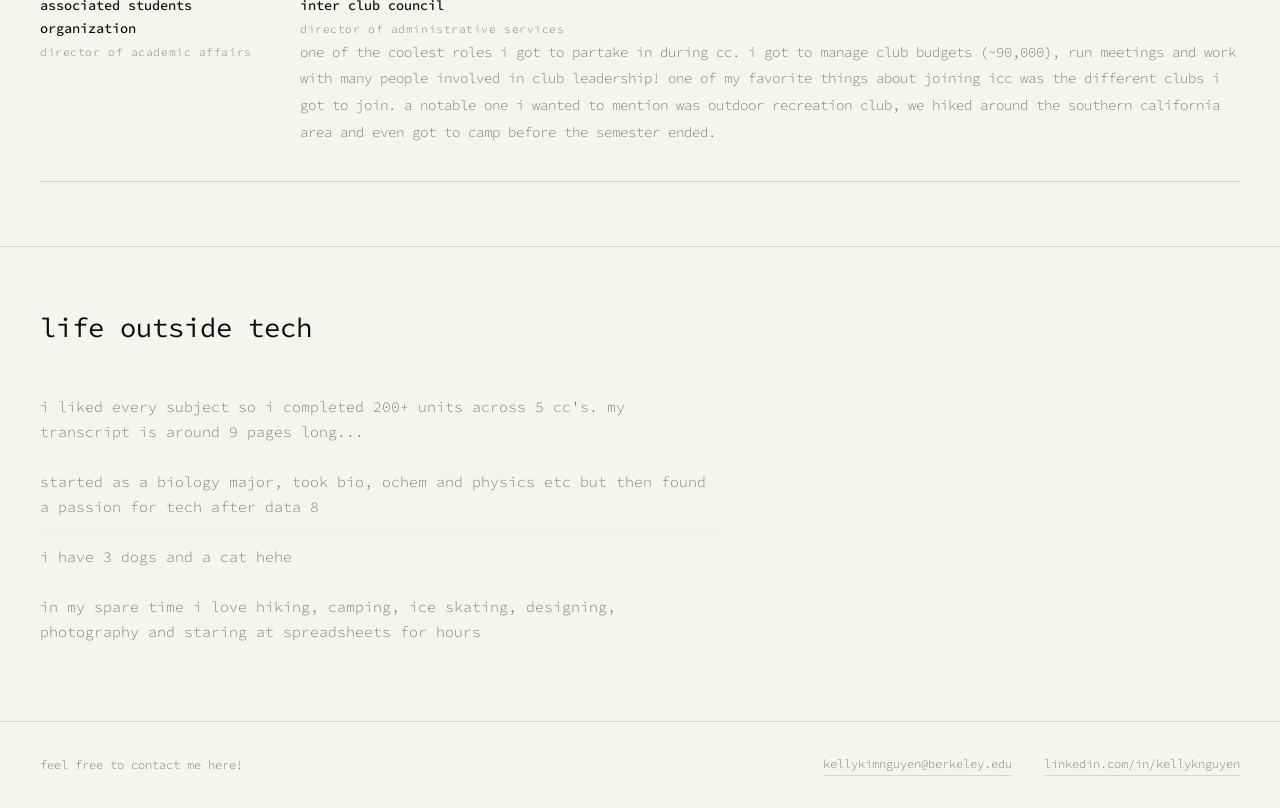
<file: index2.html>
<!DOCTYPE html>
<html lang="en">
<head>
  <meta charset="UTF-8" />
  <meta name="viewport" content="width=device-width, initial-scale=1.0"/>
  <title>kelly's site!!</title>
  <link href="https://fonts.googleapis.com/css2?family=Source+Code+Pro:wght@300;400;500&display=swap" rel="stylesheet"/>
  <style>
    *, *::before, *::after { box-sizing: border-box; margin: 0; padding: 0; }
    :root {
      --black: #0e0e0e;
      --white: #f5f4f0;
      --mid: #7a7a72;
      --border: #d8d7d2;
      --mono: 'Source Code Pro', monospace;
    }
    html { scroll-behavior: smooth; }
    body {
      background: var(--white);
      color: var(--black);
      font-family: var(--mono);
      font-weight: 300;
      line-height: 1.7;
      overflow-x: hidden;
    }

    /* NAV */
    nav {
      position: fixed;
      top: 0; left: 0; right: 0;
      z-index: 100;
      display: flex;
      align-items: center;
      justify-content: space-between;
      padding: 1.1rem 2.5rem;
      background: var(--white);
      border-bottom: 1px solid var(--border);
    }
    .nav-logo {
      font-weight: 500;
      font-size: 0.9rem;
      color: var(--black);
      text-decoration: none;
    }
    .nav-links {
      display: flex;
      gap: 2rem;
      list-style: none;
      align-items: center;
    }
    .nav-links > li > a {
      font-size: 0.75rem;
      letter-spacing: 0.06em;
      color: var(--mid);
      text-decoration: none;
      transition: color 0.2s;
    }
    .nav-links > li > a:hover { color: var(--black); }

    /* DESKTOP DROPDOWN */
    .dropdown { position: relative; }
    .dropdown-menu {
      display: none;
      position: absolute;
      top: 100%;
      left: 50%;
      transform: translateX(-50%);
      background: var(--white);
      border: 1px solid var(--border);
      min-width: 210px;
      list-style: none;
      padding: 0.4rem 0;
    }
    .dropdown-menu::before {
      content: '';
      position: absolute;
      top: -12px; left: 0; right: 0;
      height: 12px;
    }
    .dropdown:hover .dropdown-menu,
    .dropdown-menu:hover { display: block; }
    .dropdown-menu li a {
      display: block;
      padding: 0.4rem 1.1rem;
      font-size: 0.7rem;
      letter-spacing: 0.05em;
      color: var(--mid);
      text-decoration: none;
      transition: color 0.2s, background 0.2s;
    }
    .dropdown-menu li a:hover { color: var(--black); background: #eeede9; }

    /* HAMBURGER */
    .hamburger {
      display: none;
      flex-direction: column;
      gap: 5px;
      cursor: pointer;
      background: none;
      border: none;
      padding: 4px;
      z-index: 101;
    }
    .hamburger span {
      display: block;
      width: 22px;
      height: 1px;
      background: var(--black);
      transition: all 0.3s;
    }

    /* MOBILE MENU */
    .mobile-menu {
      display: none;
      position: fixed;
      top: 0; left: 0; right: 0; bottom: 0;
      background: var(--white);
      z-index: 99;
      flex-direction: column;
      justify-content: center;
      align-items: center;
      gap: 1.6rem;
      padding: 2rem;
    }
    .mobile-menu.open { display: flex; }
    .mobile-menu a {
      color: var(--mid);
      text-decoration: none;
      font-size: 0.88rem;
      letter-spacing: 0.08em;
      transition: color 0.2s;
      padding: 0.2rem 0;
    }
    .mobile-menu a:hover { color: var(--black); }
    .mobile-divider {
      width: 30px;
      height: 1px;
      background: var(--border);
    }
    .mobile-close {
      position: absolute;
      top: 1.2rem; right: 1.5rem;
      background: none;
      border: none;
      font-size: 1.2rem;
      cursor: pointer;
      color: var(--mid);
      font-family: var(--mono);
      z-index: 102;
    }

    /* HERO — reduced height */
    .hero {
      min-height: 60vh;
      display: flex;
      flex-direction: column;
      justify-content: flex-end;
      padding: 5rem 2.5rem 3.5rem;
      border-bottom: 1px solid var(--border);
    }
    .hero h1 {
      font-weight: 300;
      font-size: clamp(1rem, 2.5vw, 1.9rem);
      line-height: 1.4;
      color: var(--mid);
      max-width: 680px;
    }

    /* SECTIONS */
    section {
      padding: 4rem 2.5rem;
      border-bottom: 1px solid var(--border);
    }
    .section-title {
      font-weight: 400;
      font-size: clamp(1.2rem, 2.5vw, 1.7rem);
      line-height: 1.2;
      margin-bottom: 2.5rem;
      color: var(--black);
    }

    /* ABOUT GRID */
    .about-grid {
      display: grid;
      grid-template-columns: 1fr 1fr;
      gap: 2.5rem;
    }
    .about-card h3 {
      font-weight: 400;
      font-size: 0.78rem;
      letter-spacing: 0.08em;
      margin-bottom: 0.9rem;
      padding-bottom: 0.6rem;
      border-bottom: 1px solid var(--border);
      color: var(--mid);
    }
    .about-card ul { list-style: none; padding: 0; }
    .about-card ul li {
      font-size: 0.88rem;
      color: var(--mid);
      padding: 0.45rem 0;
      border-bottom: 1px solid #eeede9;
      line-height: 1.6;
    }
    .about-card ul li:last-child { border-bottom: none; }
    .about-card p {
      font-size: 0.92rem;
      color: var(--mid);
      line-height: 1.8;
    }

    /* EXPERIENCE */
    .exp-list { display: flex; flex-direction: column; }
    .exp-item {
      display: grid;
      grid-template-columns: 220px 1fr;
      gap: 2.5rem;
      padding: 2.2rem 0;
      border-bottom: 1px solid var(--border);
      opacity: 0;
      transform: translateY(16px);
      transition: opacity 0.6s ease, transform 0.6s ease;
    }
    .exp-item.visible { opacity: 1; transform: translateY(0); }
    .exp-org {
      font-weight: 500;
      font-size: 0.85rem;
      margin-bottom: 0.25rem;
      color: var(--black);
    }
    .exp-role {
      font-size: 0.7rem;
      letter-spacing: 0.05em;
      color: var(--mid);
      line-height: 1.6;
    }
    .exp-right p {
      font-size: 0.88rem;
      color: var(--mid);
      line-height: 1.9;
    }

    /* FUN FACTS */
    .funfacts-list { list-style: none; padding: 0; max-width: 680px; }
    .funfacts-list li {
      font-size: 0.92rem;
      color: var(--mid);
      padding: 0.75rem 0;
      border-bottom: 1px solid #eeede9;
      line-height: 1.7;
    }
    .funfacts-list li:last-child { border-bottom: none; }

    /* FOOTER */
    footer {
      padding: 2rem 2.5rem;
      display: flex;
      justify-content: space-between;
      align-items: center;
      flex-wrap: wrap;
      gap: 1rem;
    }
    footer p { font-size: 0.75rem; color: var(--mid); }
    footer a {
      font-size: 0.75rem;
      color: var(--mid);
      text-decoration: none;
      border-bottom: 1px solid var(--border);
      transition: color 0.2s;
    }
    footer a:hover { color: var(--black); }

    /* FADE IN */
    .fade-in {
      opacity: 0;
      transform: translateY(16px);
      transition: opacity 0.6s ease, transform 0.6s ease;
    }
    .fade-in.visible { opacity: 1; transform: translateY(0); }

    /* MOBILE */
    @media (max-width: 768px) {
      nav { padding: 1rem 1.4rem; }
      .nav-links { display: none; }
      .hamburger { display: flex; }
      .hero { min-height: 50vh; padding: 4.5rem 1.4rem 3rem; }
      .hero h1 { font-size: clamp(0.88rem, 4vw, 1.2rem); }
      section { padding: 3rem 1.4rem; }
      .about-grid { grid-template-columns: 1fr; gap: 1.8rem; }
      .exp-item { grid-template-columns: 1fr; gap: 0.6rem; padding: 1.8rem 0; }
      footer { padding: 1.8rem 1.4rem; flex-direction: column; align-items: flex-start; }
    }
  </style>
</head>
<body>

  <nav>
    <a class="nav-logo" href="#">kelly's site!!</a>
    <ul class="nav-links">
      <li class="dropdown">
        <a href="#about">about me</a>
        <ul class="dropdown-menu">
          <li><a href="#education">education</a></li>
          <li><a href="#funfacts">life outside tech</a></li>
        </ul>
      </li>
      <li class="dropdown">
        <a href="#experience">experience</a>
        <ul class="dropdown-menu">
          <li><a href="#anova">anova</a></li>
          <li><a href="#fellow">united nations</a></li>
          <li><a href="#aso">outreach &amp; school relations</a></li>
          <li><a href="#asodir">associated students organization</a></li>
          <li><a href="#icc">inter club council</a></li>
        </ul>
      </li>
      <li><a href="Nguyen_Kelly.pdf" target="_blank">resume</a></li>
    </ul>
    <button class="hamburger" id="hamburger" aria-label="open menu">
      <span></span><span></span><span></span>
    </button>
  </nav>

  <!-- MOBILE MENU — flat list, no dropdowns -->
  <div class="mobile-menu" id="mobileMenu">
    <button class="mobile-close" id="mobileClose">x</button>
    <a href="#about" id="m-about">about me</a>
    <a href="#experience" id="m-exp">experience</a>
    <a href="Nguyen_Kelly.pdf" target="_blank">resume</a>
  </div>

  <section class="hero" id="home">
    <h1>print("hello, world! this is kelly's website!")</h1>
  </section>

  <section id="about">
    <h2 class="section-title fade-in">who am i??</h2>
    <div class="about-grid">
      <div class="about-card fade-in" id="interests">
        <h3>intro</h3>
        <p>hiii i'm kelly! i like learning about product management, tech and love all things people, animals, finance and economics!</p>
      </div>
      <div class="about-card fade-in" id="education">
        <h3>education</h3>
        <ul>
          <li><strong style="color:var(--black)">uc berkeley</strong><br>cognitive science | 2025–2027</li>
          <li><strong style="color:var(--black)">el camino college</strong><br>transfer student | 2023–2025</li>
        </ul>
      </div>
    </div>
  </section>

  <section id="experience">
    <h2 class="section-title fade-in">locked in list:</h2>
    <div class="exp-list">

      <div class="exp-item" id="anova">
        <div class="exp-left">
          <p class="exp-org">anova</p>
          <p class="exp-role">cs mentor &amp; curriculum developer</p>
        </div>
        <div class="exp-right">
          <p>first club i joined at uc berkeley. i became super invested into data sciences and coding (html, python) before going to berkeley so i thought i would joinn a cs club for the fun of it. it ended up being one of the most memorable things i've invested in here at berkeley. not onlly do i get to teach myself coding by teaching kids around the bay area, i got to meet a bunch of extremely smart and talented individuals who are well versed in the data field!</p>
        </div>
      </div>

      <div class="exp-item" id="fellow">
        <div class="exp-left">
          <p class="exp-org">uc berkeley millennium fellow</p>
          <p class="exp-role">united nations academic impact</p>
        </div>
        <div class="exp-right">
          <p>one of my first "coding" experiences. i got to work with a bunch of super cool and smart students from berkeley to launch a website!</p>
        </div>
      </div>

      <div class="exp-item" id="aso">
        <div class="exp-left">
          <p class="exp-org">el camino college</p>
          <p class="exp-role">ambassador | outreach &amp; school relations</p>
        </div>
        <div class="exp-right">
          <p>my first on campus job on at my cc! worked with a group of 30 other ambassadors to go around the los angeles area to encourage students (specifcally those from low-income backgrounds/first generational students) to go back to pursue education again! i got to work with many diverse groups of people and help them get back to college! overall a very rewarding experience </p>
        </div>
      </div>

      <div class="exp-item" id="asodir">
        <div class="exp-left">
          <p class="exp-org">associated students organization</p>
          <p class="exp-role">director of academic affairs</p>
        </div>
        <div class="exp-rig
          <p>i was elected director during my second year of cc which was my first official elected role. i really lovveeeddddd being academic affairs because i got to lead senators and division council members, who then advocated for their divisions and such. i also worked with the adminstrators of the college like the deans and vice presidents to advocate for our student body which i really enjoyed.</p>
        </div>
      </div>

      <div class="exp-item" id="icc">
        <div class="exp-left">
          <p class="exp-org">inter club council</p>
          <p class="exp-role">director of administrative services</p>
        </div>
        <div class="exp-right">
          <p>one of the coolest roles i got to partake in during cc. i got to manage club budgets (~90,000), run meetings and work with many people involved in club leadership! one of my favorite things about joining icc was the different clubs i got to join. a notable one i wanted to mention was outdoor recreation club, we hiked around the southern california area and even got to camp before the semester ended.</p>
        </div>
      </div>

    </div>
  </section>

  <section id="funfacts">
    <h2 class="section-title fade-in">life outside tech</h2>
    <ul class="funfacts-list fade-in">
      <li>i liked every subject so i completed 200+ units across 5 cc's. my transcript is around 9 pages long...</li>
      <li>started as a biology major, took bio, ochem and physics etc but then found a passion for tech after data 8</li>
      <li>i have 3 dogs and a cat hehe</li>
      <li>in my spare time i love hiking, camping, ice skating, designing, photography and staring at spreadsheets for hours</li>
    </ul>
  </section>

  <footer>
    <p>feel free to contact me here!</p>
    <div style="display:flex; gap:2rem; flex-wrap:wrap;">
      <a href="mailto:kellykimnguyen@berkeley.edu">kellykimnguyen@berkeley.edu</a>
      <a href="https://www.linkedin.com/in/kellyknguyen" target="_blank">linkedin.com/in/kellyknguyen</a>
    </div>
  </footer>

  <script>
    const observer = new IntersectionObserver((entries) => {
      entries.forEach(e => { if (e.isIntersecting) e.target.classList.add('visible'); });
    }, { threshold: 0.08 });
    document.querySelectorAll('.fade-in, .exp-item').forEach(el => observer.observe(el));

    const hamburger = document.getElementById('hamburger');
    const mobileMenu = document.getElementById('mobileMenu');
    const mobileClose = document.getElementById('mobileClose');

    hamburger.addEventListener('click', () => mobileMenu.classList.add('open'));
    mobileClose.addEventListener('click', () => mobileMenu.classList.remove('open'));
    mobileMenu.querySelectorAll('a').forEach(a => {
      a.addEventListener('click', () => mobileMenu.classList.remove('open'));
    });
  </script>
</body>
</html>
</file>
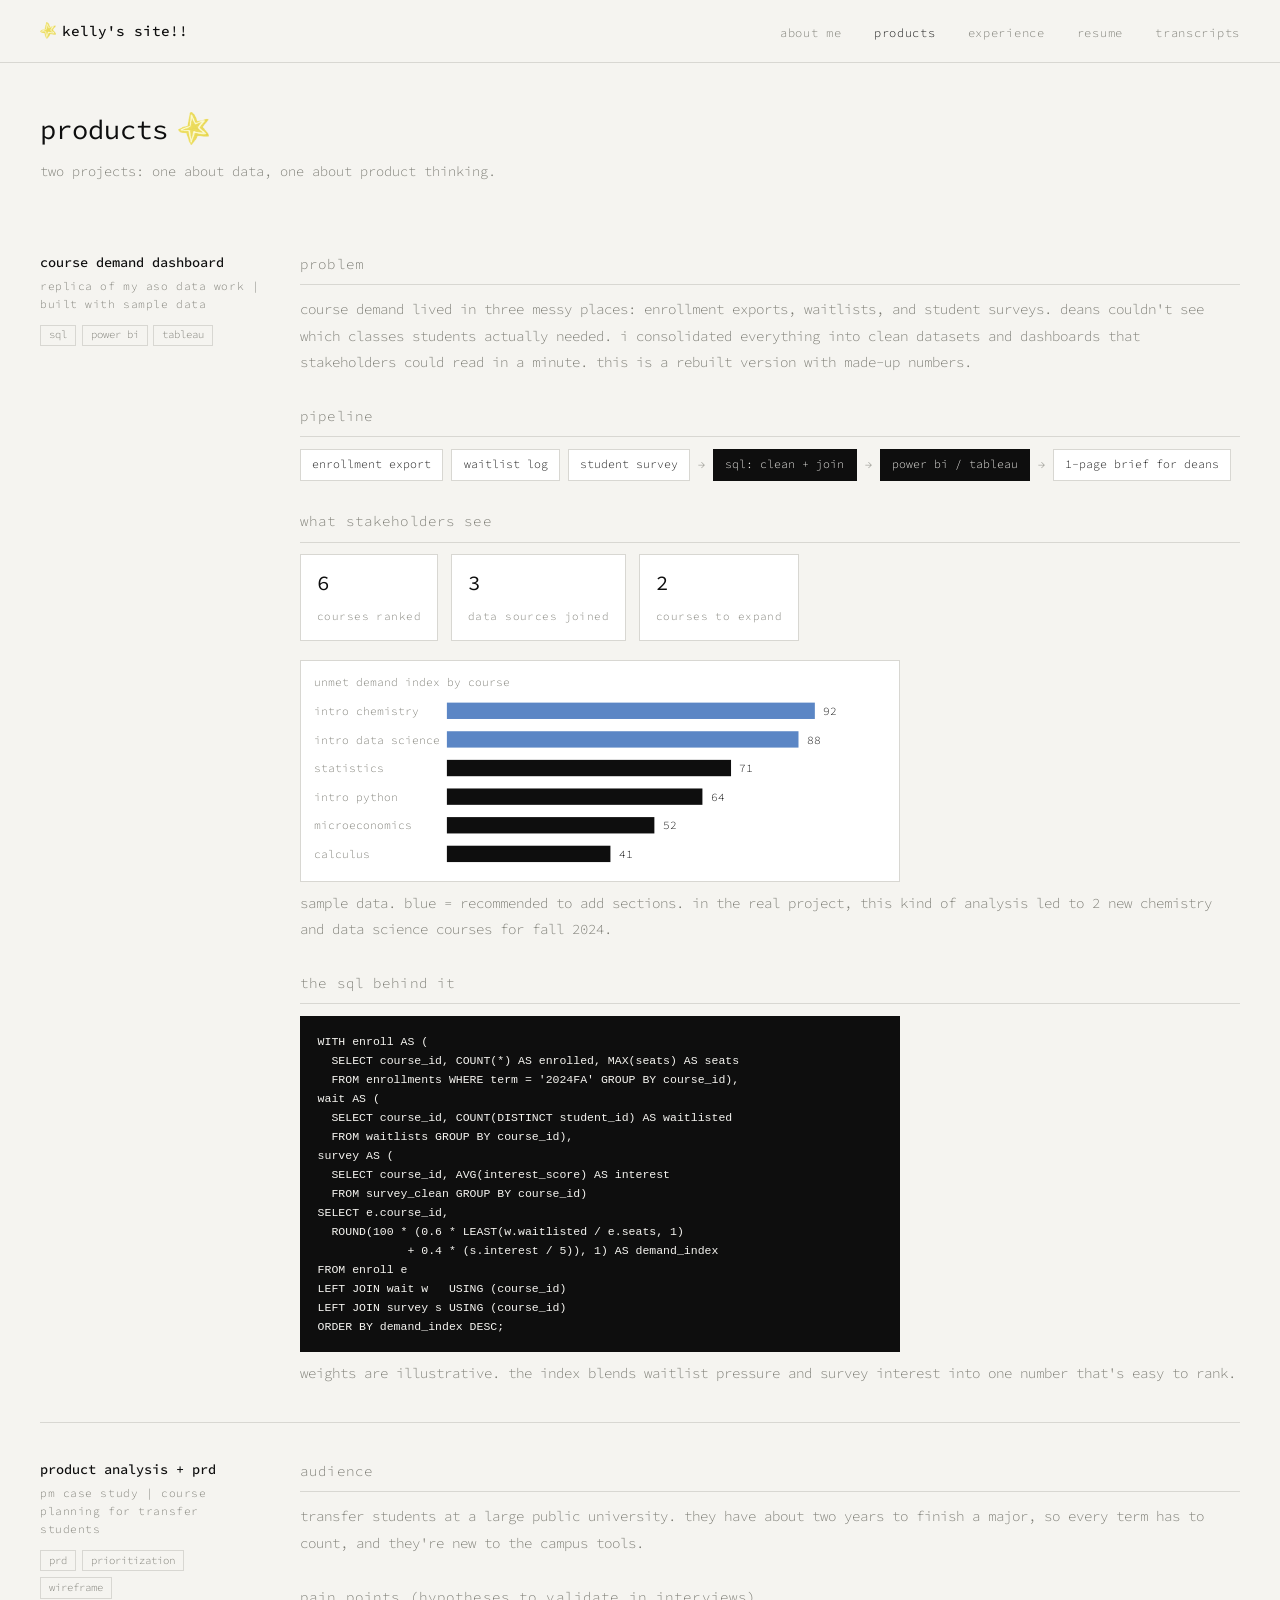
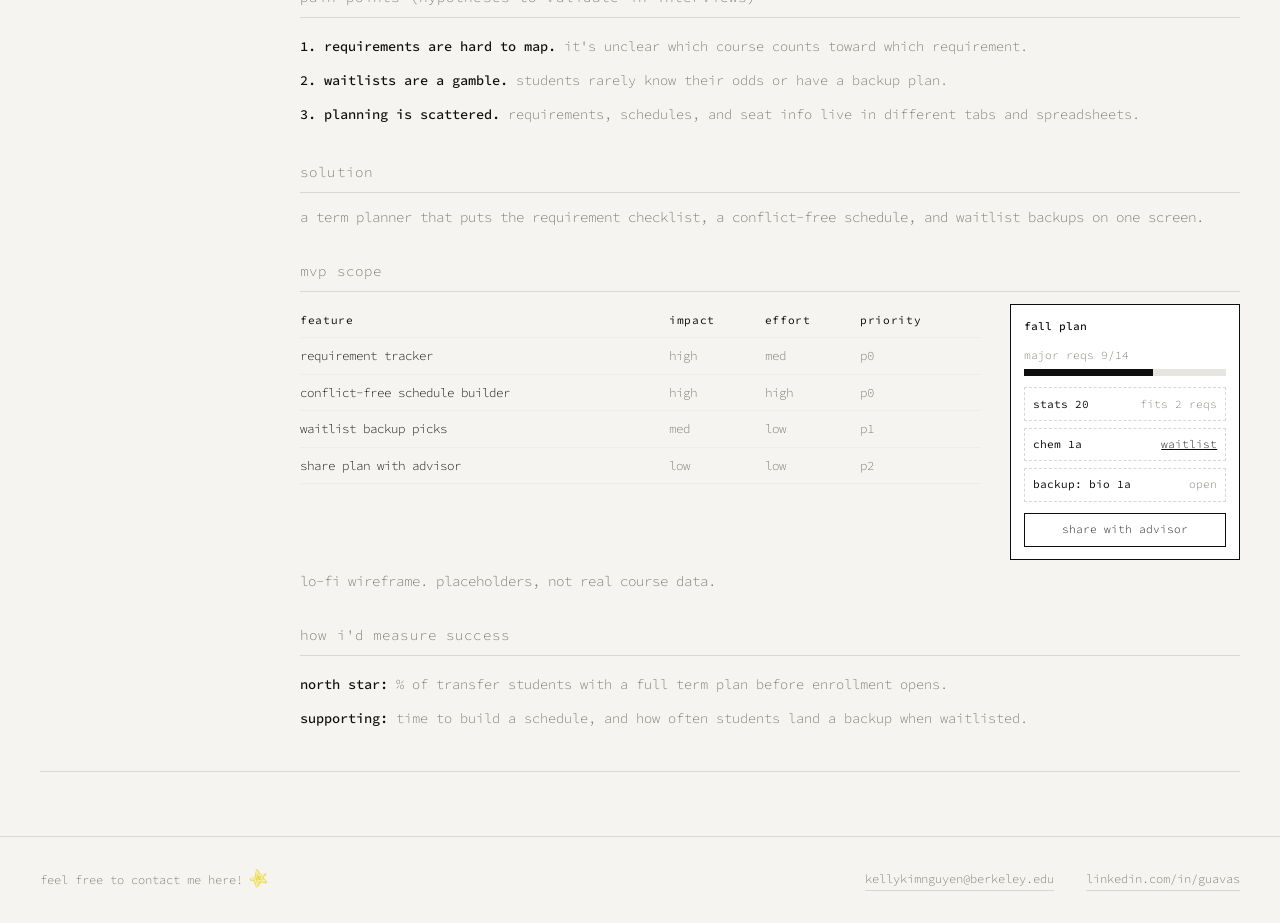
<file: products.html>
<!DOCTYPE html>
<html lang="en">
<head>
  <meta charset="UTF-8" />
  <meta name="viewport" content="width=device-width, initial-scale=1.0"/>
  <title>kelly's site!! | products</title>
  <link href="https://fonts.googleapis.com/css2?family=Source+Code+Pro:wght@300;400;500&display=swap" rel="stylesheet"/>
  <link rel="stylesheet" href="styles.css"/>
</head>
<body>

  <nav>
    <a class="nav-logo" href="index.html"><span class="sticker st-star"></span>kelly's site!!</a>
    <ul class="nav-links">
      <li class="dropdown">
        <a href="index.html#about">about me</a>
        <ul class="dropdown-menu">
          <li><a href="index.html#education">education</a></li>
          <li><a href="index.html#funfacts">life outside tech</a></li>
        </ul>
      </li>
      <li class="dropdown">
        <a href="products.html" aria-current="page">products</a>
        <ul class="dropdown-menu">
          <li><a href="products.html#aso-project">aso data project</a></li>
          <li><a href="products.html#product-analysis">product analysis + prd</a></li>
        </ul>
      </li>
      <li class="dropdown">
        <a href="experience.html">experience</a>
        <ul class="dropdown-menu">
          <li><a href="experience.html#admissions">uc berkeley admissions</a></li>
          <li><a href="experience.html#gwc">girls who code</a></li>
          <li><a href="experience.html#anova">anova</a></li>
          <li><a href="experience.html#transferrep">asuc transfer student rep</a></li>
          <li><a href="experience.html#corps">california college corps</a></li>
          <li><a href="experience.html#fellow">united nations</a></li>
          <li><a href="experience.html#aso">outreach &amp; school relations</a></li>
          <li><a href="experience.html#asodir">aso &amp; inter club council</a></li>
        </ul>
      </li>
      <li><a href="Nguyen_Kelly.pdf" target="_blank">resume</a></li>
      <li><a href="Nguyen_Kelly_Transcripts.pdf" target="_blank">transcripts</a></li>
    </ul>
    <button class="hamburger" id="hamburger" aria-label="open menu">
      <span></span><span></span><span></span>
    </button>
  </nav>

  <div class="mobile-menu" id="mobileMenu">
    <button class="mobile-close" id="mobileClose">x</button>
    <a href="index.html">about me</a>
    <a href="products.html" aria-current="page">products</a>
    <a href="experience.html">experience</a>
    <a href="Nguyen_Kelly.pdf" target="_blank">resume</a>
    <a href="Nguyen_Kelly_Transcripts.pdf" target="_blank">transcripts</a>
  </div>

  <section id="products" class="first">
    <h2 class="section-title fade-in">products<span class="sticker st-star" style="width:1.2em;height:1.2em;margin-left:0.35em;vertical-align:-0.2em" aria-hidden="true"></span></h2>
    <p class="proj-sub fade-in">two projects: one about data, one about product thinking.</p>
    <div class="exp-list">

      <div class="exp-item" id="aso-project">
        <div class="exp-left">
          <p class="exp-org">course demand dashboard</p>
          <p class="exp-role">replica of my aso data work | built with sample data</p>
          <div class="tags"><span>sql</span><span>power bi</span><span>tableau</span></div>
        </div>
        <div class="exp-right">
          <p class="lbl">problem</p>
          <p>course demand lived in three messy places: enrollment exports, waitlists, and student surveys. deans couldn't see which classes students actually needed. i consolidated everything into clean datasets and dashboards that stakeholders could read in a minute. this is a rebuilt version with made-up numbers.</p>

          <p class="lbl">pipeline</p>
          <div class="flow"><span>enrollment export</span><span>waitlist log</span><span>student survey</span><i>→</i><span class="hl">sql: clean + join</span><i>→</i><span class="hl">power bi / tableau</span><i>→</i><span>1-page brief for deans</span></div>

          <p class="lbl">what stakeholders see</p>
          <div class="kpis">
            <div class="kpi"><b>6</b><span>courses ranked</span></div>
            <div class="kpi"><b>3</b><span>data sources joined</span></div>
            <div class="kpi"><b>2</b><span>courses to expand</span></div>
          </div>
          <div class="chart">
            <svg viewBox="0 0 560 190" role="img" aria-label="bar chart of unmet demand index by course, sample data">
              <text x="0" y="12">unmet demand index by course</text>
              <g>
                <text x="0" y="40">intro chemistry</text><rect x="130" y="28" width="360" height="16" fill="#5b86c5"/><text class="v" x="498" y="40">92</text>
                <text x="0" y="68">intro data science</text><rect x="130" y="56" width="344" height="16" fill="#5b86c5"/><text class="v" x="482" y="68">88</text>
                <text x="0" y="96">statistics</text><rect x="130" y="84" width="278" height="16" fill="#0e0e0e"/><text class="v" x="416" y="96">71</text>
                <text x="0" y="124">intro python</text><rect x="130" y="112" width="250" height="16" fill="#0e0e0e"/><text class="v" x="388" y="124">64</text>
                <text x="0" y="152">microeconomics</text><rect x="130" y="140" width="203" height="16" fill="#0e0e0e"/><text class="v" x="341" y="152">52</text>
                <text x="0" y="180">calculus</text><rect x="130" y="168" width="160" height="16" fill="#0e0e0e"/><text class="v" x="298" y="180">41</text>
              </g>
            </svg>
          </div>
          <p class="note">sample data. blue = recommended to add sections. in the real project, this kind of analysis led to 2 new chemistry and data science courses for fall 2024.</p>

          <p class="lbl">the sql behind it</p>
<pre class="code"><code>WITH enroll AS (
  SELECT course_id, COUNT(*) AS enrolled, MAX(seats) AS seats
  FROM enrollments WHERE term = '2024FA' GROUP BY course_id),
wait AS (
  SELECT course_id, COUNT(DISTINCT student_id) AS waitlisted
  FROM waitlists GROUP BY course_id),
survey AS (
  SELECT course_id, AVG(interest_score) AS interest
  FROM survey_clean GROUP BY course_id)
SELECT e.course_id,
  ROUND(100 * (0.6 * LEAST(w.waitlisted / e.seats, 1)
             + 0.4 * (s.interest / 5)), 1) AS demand_index
FROM enroll e
LEFT JOIN wait w   USING (course_id)
LEFT JOIN survey s USING (course_id)
ORDER BY demand_index DESC;</code></pre>
          <p class="note">weights are illustrative. the index blends waitlist pressure and survey interest into one number that's easy to rank.</p>
        </div>
      </div>

      <div class="exp-item" id="product-analysis">
        <div class="exp-left">
          <p class="exp-org">product analysis + prd</p>
          <p class="exp-role">pm case study | course planning for transfer students</p>
          <div class="tags"><span>prd</span><span>prioritization</span><span>wireframe</span></div>
        </div>
        <div class="exp-right">
          <p class="lbl">audience</p>
          <p>transfer students at a large public university. they have about two years to finish a major, so every term has to count, and they're new to the campus tools.</p>

          <p class="lbl">pain points (hypotheses to validate in interviews)</p>
          <ul class="plain">
            <li><b>1. requirements are hard to map.</b> it's unclear which course counts toward which requirement.</li>
            <li><b>2. waitlists are a gamble.</b> students rarely know their odds or have a backup plan.</li>
            <li><b>3. planning is scattered.</b> requirements, schedules, and seat info live in different tabs and spreadsheets.</li>
          </ul>

          <p class="lbl">solution</p>
          <p>a term planner that puts the requirement checklist, a conflict-free schedule, and waitlist backups on one screen.</p>

          <p class="lbl">mvp scope</p>
          <div class="split">
            <div class="grow scroll-x">
              <table class="pm">
                <tr><th>feature</th><th>impact</th><th>effort</th><th>priority</th></tr>
                <tr><td>requirement tracker</td><td>high</td><td>med</td><td>p0</td></tr>
                <tr><td>conflict-free schedule builder</td><td>high</td><td>high</td><td>p0</td></tr>
                <tr><td>waitlist backup picks</td><td>med</td><td>low</td><td>p1</td></tr>
                <tr><td>share plan with advisor</td><td>low</td><td>low</td><td>p2</td></tr>
              </table>
            </div>
            <div class="wire" role="img" aria-label="lo-fi wireframe of a term planner screen">
              <div class="w-h">fall plan</div>
              <div>major reqs 9/14</div>
              <div class="w-bar"><i style="width:64%"></i></div>
              <div class="w-row"><b>stats 20</b><span>fits 2 reqs</span></div>
              <div class="w-row"><b>chem 1a</b><span class="warn">waitlist</span></div>
              <div class="w-row"><b>backup: bio 1a</b><span>open</span></div>
              <div class="w-btn">share with advisor</div>
            </div>
          </div>
          <p class="note">lo-fi wireframe. placeholders, not real course data.</p>

          <p class="lbl">how i'd measure success</p>
          <ul class="plain">
            <li><b>north star:</b> % of transfer students with a full term plan before enrollment opens.</li>
            <li><b>supporting:</b> time to build a schedule, and how often students land a backup when waitlisted.</li>
          </ul>
        </div>
      </div>

    </div>
  </section>


  <footer>
    <p>feel free to contact me here!<span class="sticker st-star" aria-hidden="true"></span></p>
    <div style="display:flex; gap:2rem; flex-wrap:wrap;">
      <a href="mailto:kellykimnguyen@berkeley.edu">kellykimnguyen@berkeley.edu</a>
      <a href="https://www.linkedin.com/in/guavas" target="_blank">linkedin.com/in/guavas</a>
    </div>
  </footer>

  <script src="site.js"></script>
</body>
</html>
</file>
